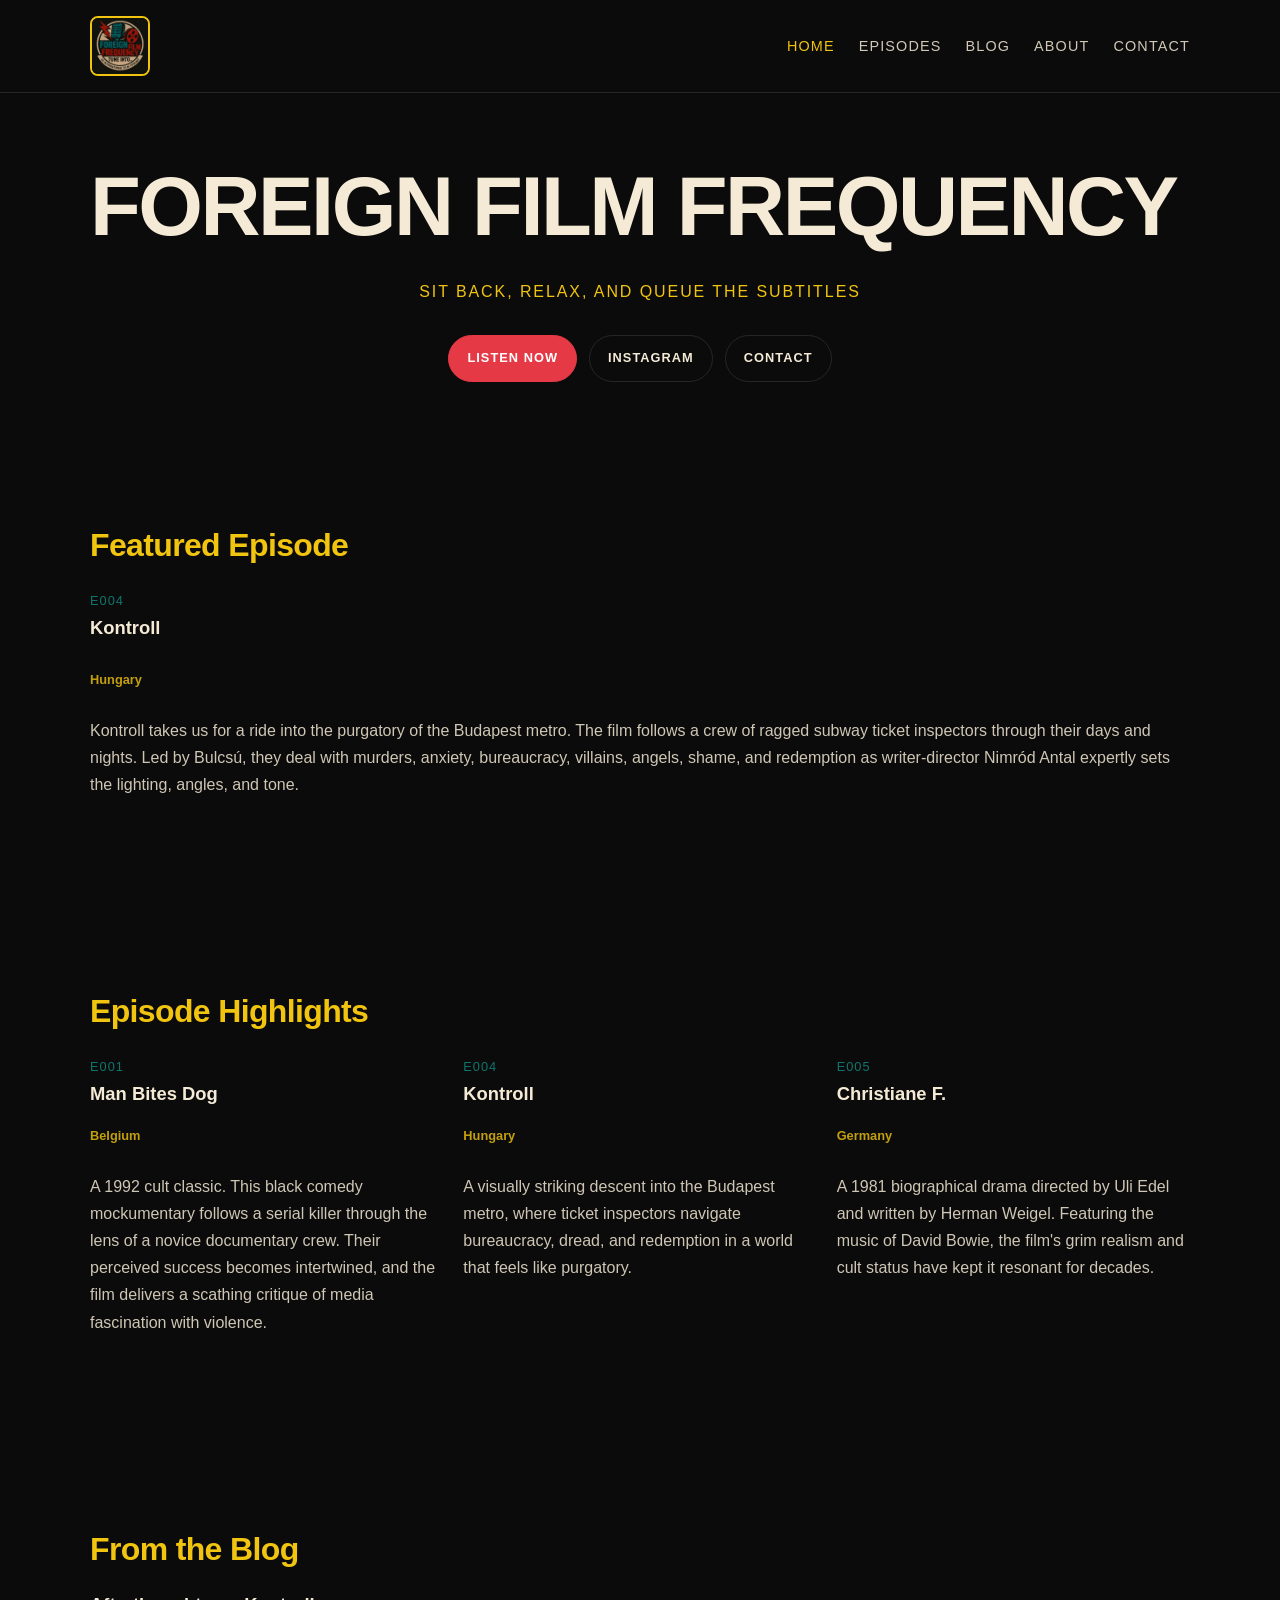
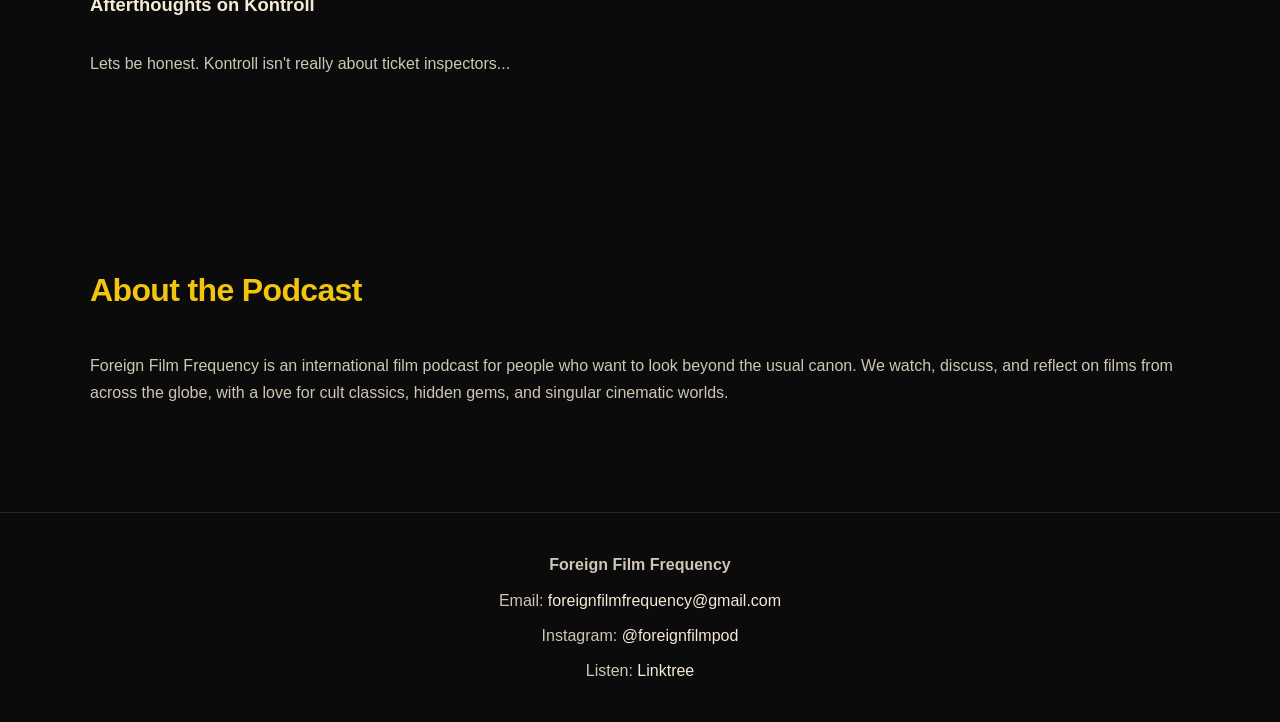
<file: index.html>
<!DOCTYPE html>
<html lang="en">
<head>
  <meta charset="UTF-8" />
  <meta name="viewport" content="width=device-width, initial-scale=1.0" />
  <title>Foreign Film Frequency</title>
  <!-- Cloudflare Web Analytics -->
  <script defer src='https://static.cloudflareinsights.com/beacon.min.js' data-cf-beacon='{"token": "538e7b8bf44647968213b45a4c464b52"}'></script>
  <!-- End Cloudflare Web Analytics -->
  <link rel="stylesheet" href="style.css" />
</head>
<body>
<header>
  <div class="container nav">
    <img src="logo.png" alt="Foreign Film Frequency logo" class="nav-logo" />

    <nav>
      <ul>
        <li><a href="index.html" class="active">Home</a></li>
        <li><a href="episodes.html">Episodes</a></li>
        <li><a href="blog.html">Blog</a></li>
        <li><a href="about.html">About</a></li>
        <li><a href="contact.html">Contact</a></li>
      </ul>
    </nav>
  </div>
</header>

  <section class="hero">
    <div class="container">
      <h1>Foreign Film Frequency</h1>
      <p class="tagline">Sit back, relax, and queue the subtitles</p>
  
      <div class="button-group">
        <a class="button button-primary" href="https://linktr.ee/foreignfilmpod" target="_blank">Listen Now</a>
        <a class="button button-secondary" href="https://www.instagram.com/foreignfilmpod/" target="_blank">Instagram</a>
        <a class="button button-secondary" href="mailto:foreignfilmfrequency@gmail.com">Contact</a>
      </div>
    </div>
  
  </section>

  <section class="section">
    <div class="container">
      <h2>Featured Episode</h2>
      <div class="feature-box">
        <span class="episode-code">E004</span>
        <h3><a href="episodes/kontroll.html">Kontroll</a></h3>
        <p class="country">Hungary</p>
        <p>
          Kontroll takes us for a ride into the purgatory of the Budapest metro.
          The film follows a crew of ragged subway ticket inspectors through their
          days and nights. Led by Bulcsú, they deal with murders, anxiety,
          bureaucracy, villains, angels, shame, and redemption as writer-director
          Nimród Antal expertly sets the lighting, angles, and tone.
        </p>
      </div>
    </div>
  </section>

  <section class="section">
    <div class="container">
      <h2>Episode Highlights</h2>
      <div class="episode-grid">
        <div class="card">
          <span class="episode-code">E001</span>
       <h3><a href="episodes.html">Man Bites Dog</a></h3>
          <p class="country">Belgium</p>
          <p>
            A 1992 cult classic. This black comedy mockumentary follows a serial
            killer through the lens of a novice documentary crew. Their perceived
            success becomes intertwined, and the film delivers a scathing critique
            of media fascination with violence.
          </p>
        </div>

        <div class="card">
          <span class="episode-code">E004</span>
         <h3><a href="episodes/kontroll.html">Kontroll</a></h3>
          <p class="country">Hungary</p>
          <p>
            A visually striking descent into the Budapest metro, where ticket
            inspectors navigate bureaucracy, dread, and redemption in a world that
            feels like purgatory.
          </p>
        </div>

        <div class="card">
          <span class="episode-code">E005</span>
         <h3><a href="episodes.html">Christiane F.</a></h3>
          <p class="country">Germany</p>
          <p>
            A 1981 biographical drama directed by Uli Edel and written by Herman
            Weigel. Featuring the music of David Bowie, the film's grim realism and
            cult status have kept it resonant for decades.
          </p>
        </div>
      </div>
    </div>
  </section>

  <section class="section">
  <div class="container">
    <h2>From the Blog</h2>

    <div class="blog-grid">
      <a href="blog/afterthoughts-on-kontroll.html" class="card-link">
        <div class="blog-card">
          <h3>Afterthoughts on Kontroll</h3>
          <p>Lets be honest. Kontroll isn't really about ticket inspectors...</p>
        </div>
      </a>
    </div>
  </div>
</section>

  <section class="section">
    <div class="container">
      <h2>About the Podcast</h2>
      <div class="feature-box">
        <p>
          Foreign Film Frequency is an international film podcast for people who
          want to look beyond the usual canon. We watch, discuss, and reflect on
          films from across the globe, with a love for cult classics, hidden gems,
          and singular cinematic worlds.
        </p>
      </div>
    </div>
  </section>

  <footer>
    <div class="container">
      <p><strong>Foreign Film Frequency</strong></p>
      <p>Email: <a href="mailto:foreignfilmfrequency@gmail.com">foreignfilmfrequency@gmail.com</a></p>
      <p>Instagram: <a href="https://www.instagram.com/foreignfilmpod/" target="_blank">@foreignfilmpod</a></p>
      <p>Listen: <a href="https://linktr.ee/foreignfilmpod" target="_blank">Linktree</a></p>
    </div>
  </footer>

</body>
</html>
</file>
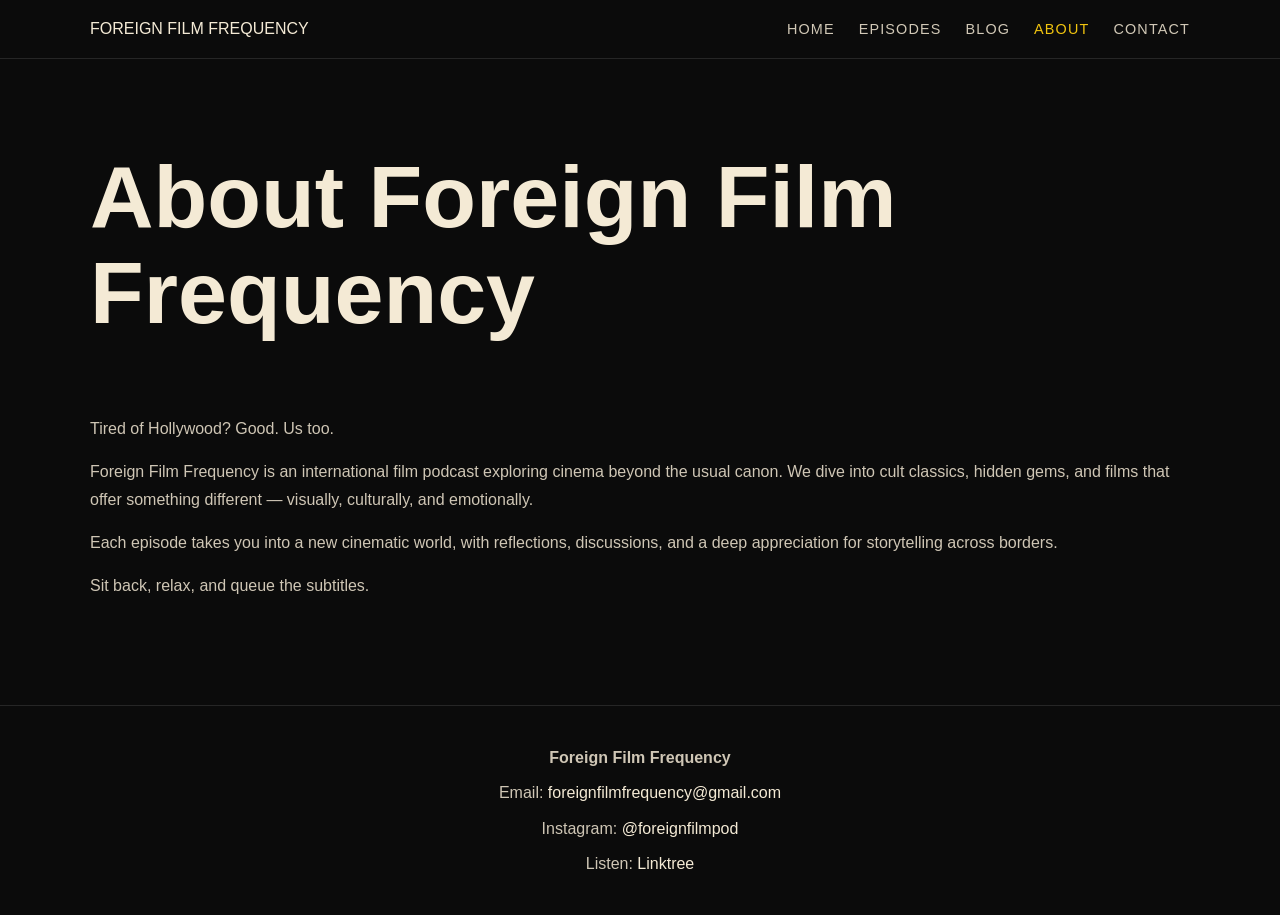
<file: about.html>
<!DOCTYPE html>
<html lang="en">
<head>
  <meta charset="UTF-8" />
  <meta name="viewport" content="width=device-width, initial-scale=1.0" />
  <title>About | Foreign Film Frequency</title>
  <!-- Cloudflare Web Analytics -->
  <script defer src='https://static.cloudflareinsights.com/beacon.min.js' data-cf-beacon='{"token": "538e7b8bf44647968213b45a4c464b52"}'></script>
  <!-- End Cloudflare Web Analytics --> 
  <link rel="stylesheet" href="style.css" />
</head>
<body>

  <header>
    <div class="container nav">
      <div class="brand">FOREIGN FILM FREQUENCY</div>
      <nav>
        <ul>
          <li><a href="index.html">Home</a></li>
          <li><a href="episodes.html">Episodes</a></li>
          <li><a href="blog.html">Blog</a></li>
          <li><a href="about.html" class="active">About</a></li>
          <li><a href="contact.html">Contact</a></li>
        </ul>
      </nav>
    </div>
  </header>

  <section class="section">
    <div class="container">
      <h1>About Foreign Film Frequency</h1>

      <p>
        Tired of Hollywood? Good. Us too.
      </p>

      <p>
        Foreign Film Frequency is an international film podcast exploring cinema beyond the usual canon.
        We dive into cult classics, hidden gems, and films that offer something different — visually,
        culturally, and emotionally.
      </p>

      <p>
        Each episode takes you into a new cinematic world, with reflections, discussions, and a deep
        appreciation for storytelling across borders.
      </p>

      <p>
        Sit back, relax, and queue the subtitles.
      </p>

    </div>
  </section>

  <footer>
    <div class="container">
      <p><strong>Foreign Film Frequency</strong></p>
      <p>Email: <a href="mailto:foreignfilmfrequency@gmail.com">foreignfilmfrequency@gmail.com</a></p>
      <p>Instagram: <a href="https://www.instagram.com/foreignfilmpod/" target="_blank">@foreignfilmpod</a></p>
      <p>Listen: <a href="https://linktr.ee/foreignfilmpod" target="_blank">Linktree</a></p>
    </div>
  </footer>

</body>
</html>
</file>
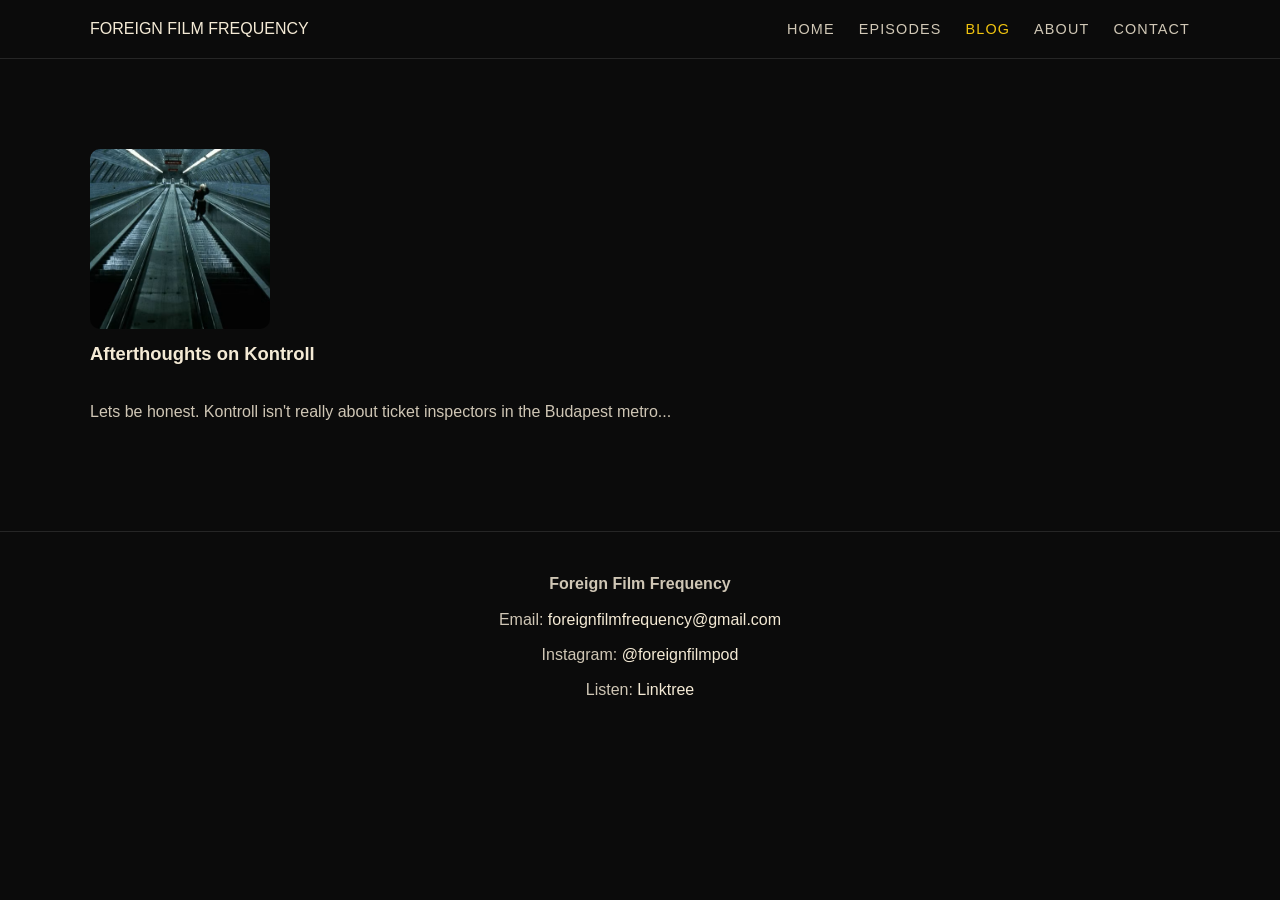
<file: blog.html>
<!DOCTYPE html>
<html lang="en">
<head>
  <meta charset="UTF-8" />
  <meta name="viewport" content="width=device-width, initial-scale=1.0" />
  <title>Blog | Foreign Film Frequency</title>
  <!-- Cloudflare Web Analytics -->
  <script defer src='https://static.cloudflareinsights.com/beacon.min.js' data-cf-beacon='{"token": "538e7b8bf44647968213b45a4c464b52"}'></script>
  <!-- End Cloudflare Web Analytics -->
  <link rel="stylesheet" href="style.css" />
</head>
<body>

  <header>
    <div class="container nav">
      <div class="brand">FOREIGN FILM FREQUENCY</div>
      <nav>
        <ul>
          <li><a href="index.html">Home</a></li>
          <li><a href="episodes.html">Episodes</a></li>
          <li><a href="blog.html" class="active">Blog</a></li>
          <li><a href="about.html">About</a></li>
          <li><a href="contact.html">Contact</a></li>
        </ul>
      </nav>
    </div>
  </header>

 <section class="section">
  <div class="container">
    <div class="blog-grid">
      <a href="blog/afterthoughts-on-kontroll.html" class="card-link">
        <div class="blog-card">
          <img src="assets/blog-kontroll.png" alt="Afterthoughts on Kontroll poster" class="blog-thumb" />
          <h3>Afterthoughts on Kontroll</h3>
          <p>
            Lets be honest. Kontroll isn't really about ticket inspectors in the Budapest metro...
          </p>
        </div>
      </a>

    </div>
  </div>
</section>
  
  <footer>
    <div class="container">
      <p><strong>Foreign Film Frequency</strong></p>
      <p>Email: <a href="mailto:foreignfilmfrequency@gmail.com">foreignfilmfrequency@gmail.com</a></p>
      <p>Instagram: <a href="https://www.instagram.com/foreignfilmpod/" target="_blank">@foreignfilmpod</a></p>
      <p>Listen: <a href="https://linktr.ee/foreignfilmpod" target="_blank">Linktree</a></p>
    </div>
  </footer>

</body>
</html>
</file>
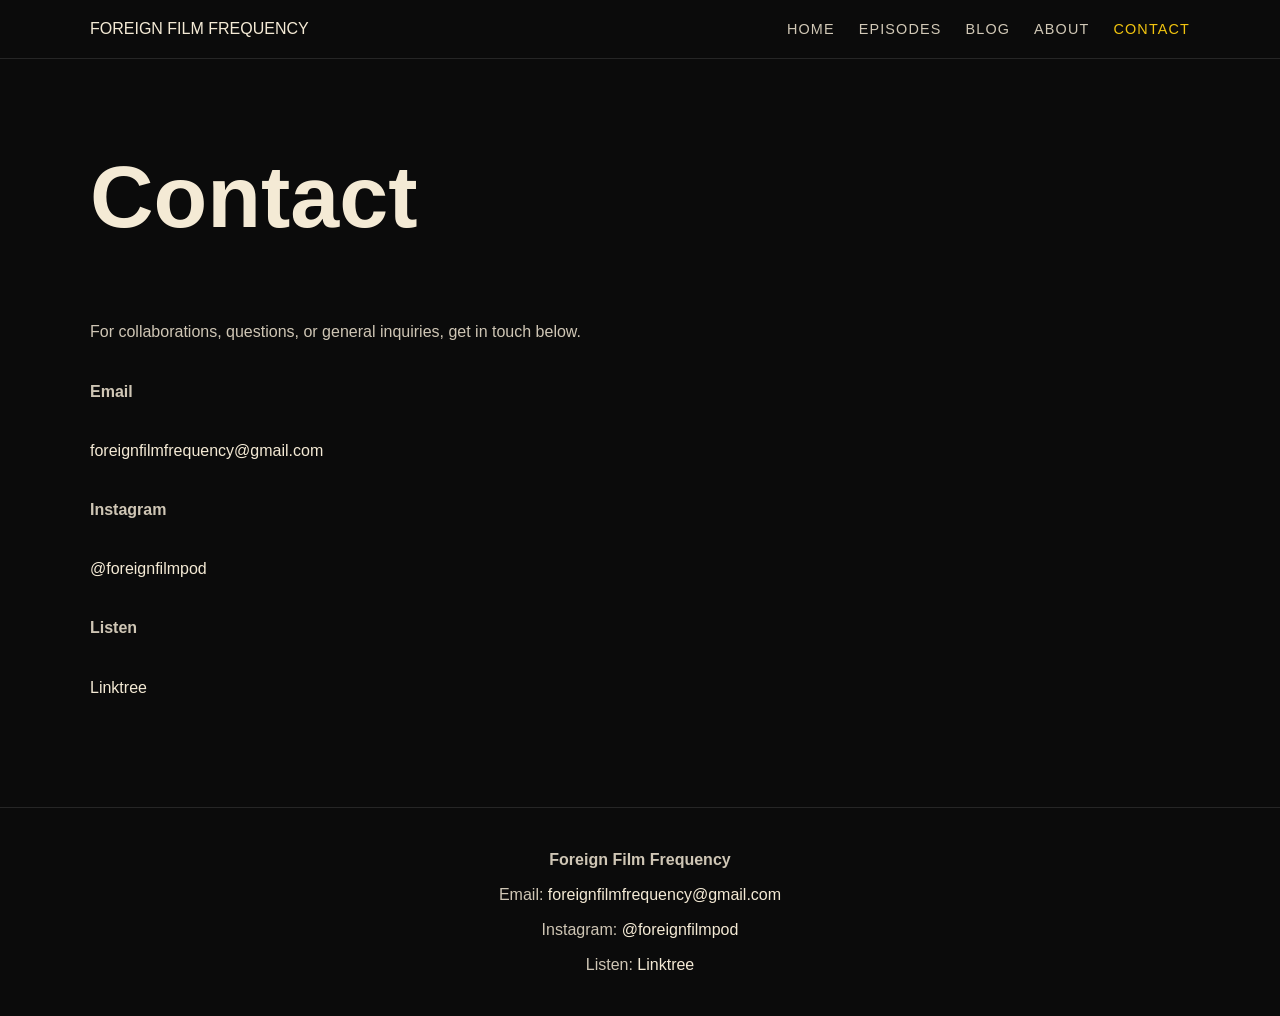
<file: contact.html>
<!DOCTYPE html>
<html lang="en">
<head>
  <meta charset="UTF-8" />
  <meta name="viewport" content="width=device-width, initial-scale=1.0" />
  <title>Contact | Foreign Film Frequency</title>
  <!-- Cloudflare Web Analytics -->
  <script defer src='https://static.cloudflareinsights.com/beacon.min.js' data-cf-beacon='{"token": "538e7b8bf44647968213b45a4c464b52"}'></script>
  <!-- End Cloudflare Web Analytics -->
  <link rel="stylesheet" href="style.css" />
</head>
<body>

  <header>
    <div class="container nav">
      <div class="brand">FOREIGN FILM FREQUENCY</div>
      <nav>
        <ul>
          <li><a href="index.html">Home</a></li>
          <li><a href="episodes.html">Episodes</a></li>
          <li><a href="blog.html">Blog</a></li>
          <li><a href="about.html">About</a></li>
          <li><a href="contact.html" class="active">Contact</a></li>
        </ul>
      </nav>
    </div>
  </header>

  <section class="section">
    <div class="container">
      <h1>Contact</h1>
      <p>
        For collaborations, questions, or general inquiries, get in touch below.
      </p>

      <div class="feature-box">
        <p><strong>Email</strong></p>
        <p>
          <a href="mailto:foreignfilmfrequency@gmail.com">foreignfilmfrequency@gmail.com</a>
        </p>

        <p><strong>Instagram</strong></p>
        <p>
          <a href="https://www.instagram.com/foreignfilmpod/" target="_blank">@foreignfilmpod</a>
        </p>

        <p><strong>Listen</strong></p>
        <p>
          <a href="https://linktr.ee/foreignfilmpod" target="_blank">Linktree</a>
        </p>
      </div>
    </div>
  </section>

  <footer>
    <div class="container">
      <p><strong>Foreign Film Frequency</strong></p>
      <p>Email: <a href="mailto:foreignfilmfrequency@gmail.com">foreignfilmfrequency@gmail.com</a></p>
      <p>Instagram: <a href="https://www.instagram.com/foreignfilmpod/" target="_blank">@foreignfilmpod</a></p>
      <p>Listen: <a href="https://linktr.ee/foreignfilmpod" target="_blank">Linktree</a></p>
    </div>
  </footer>

</body>
</html>
</file>
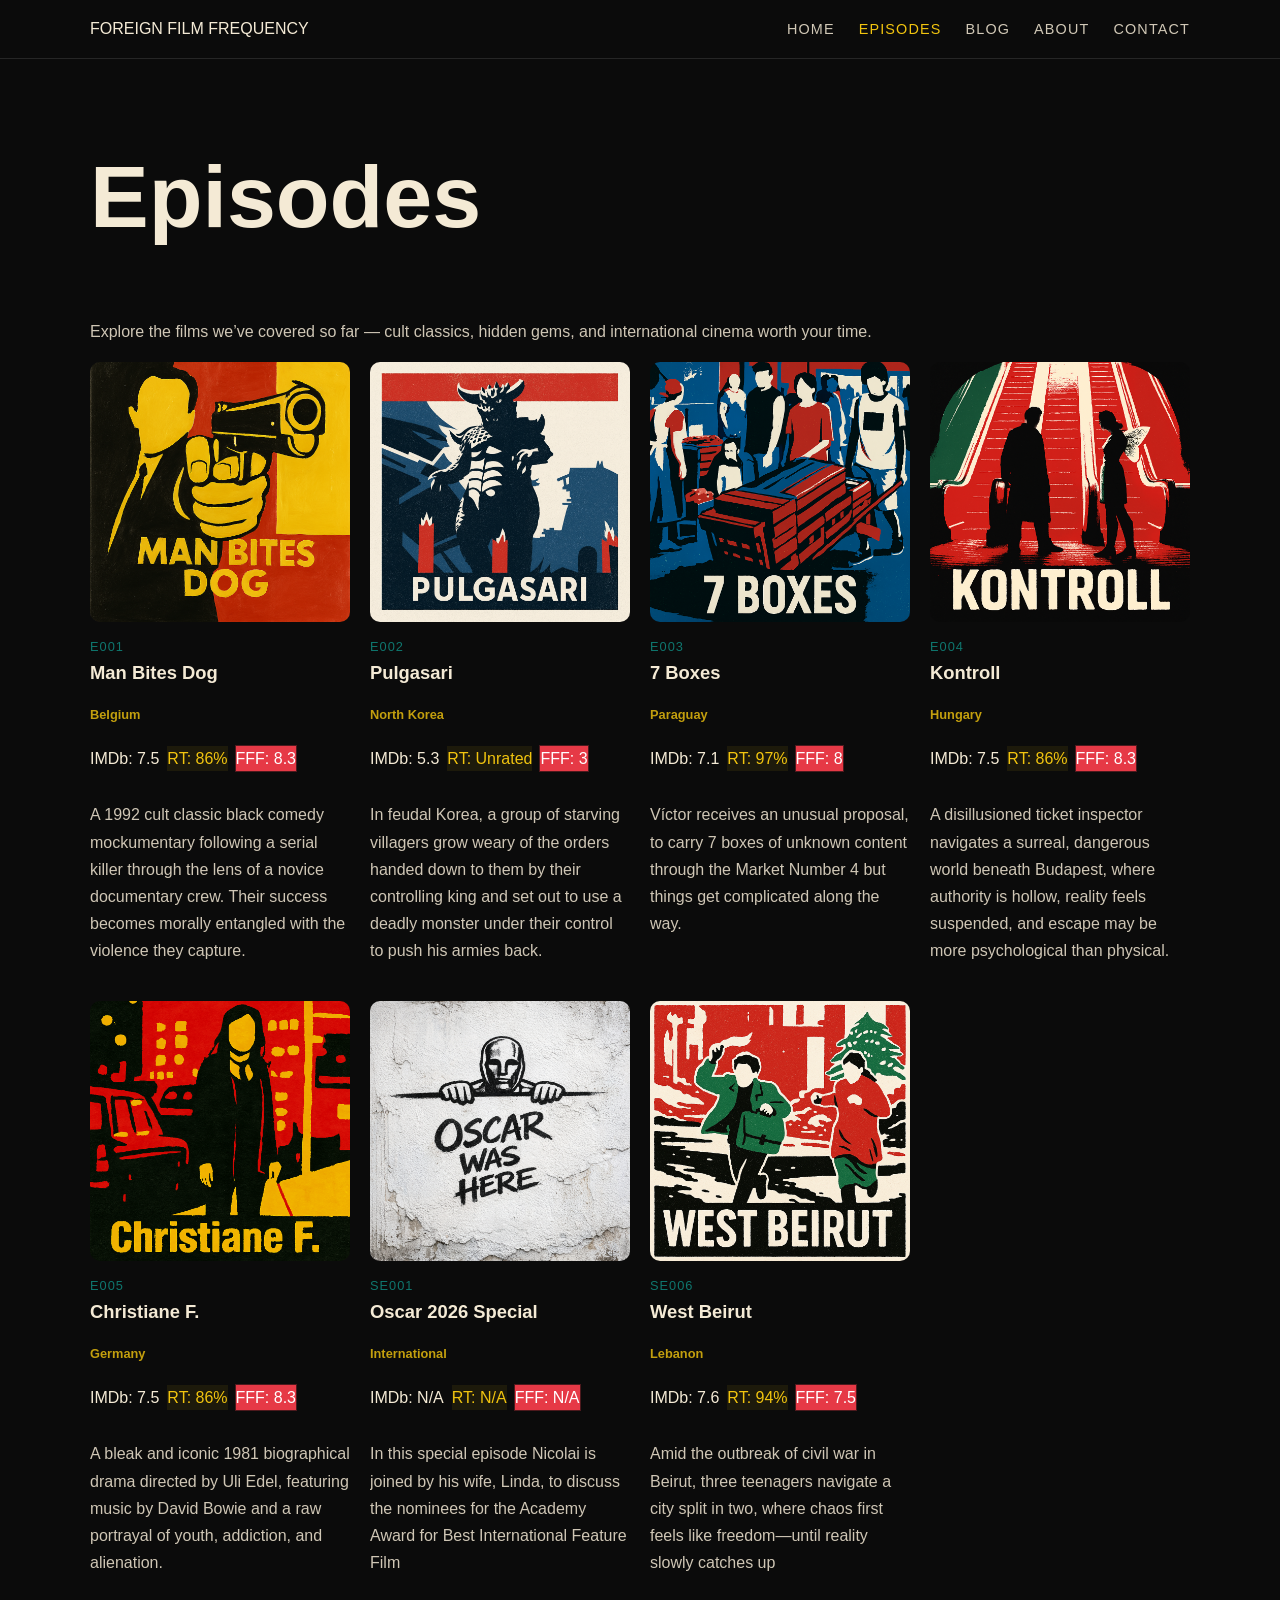
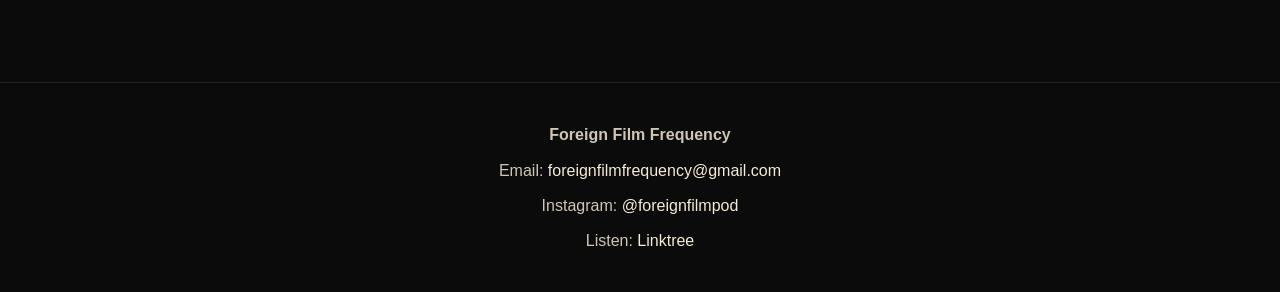
<file: episodes.html>
<!DOCTYPE html>
<html lang="en">
<head>
  <meta charset="UTF-8" />
  <meta name="viewport" content="width=device-width, initial-scale=1.0" />
  <title>Episodes | Foreign Film Frequency</title>
  <!-- Cloudflare Web Analytics -->
  <script defer src='https://static.cloudflareinsights.com/beacon.min.js' data-cf-beacon='{"token": "538e7b8bf44647968213b45a4c464b52"}'></script>
  <!-- End Cloudflare Web Analytics -->
  <link rel="stylesheet" href="style.css" />
</head>
<body>

  <header>
    <div class="container nav">
      <div class="brand">FOREIGN FILM FREQUENCY</div>
      
      <nav>
        <ul>
          <li><a href="index.html">Home</a></li>
          <li><a href="episodes.html" class="active">Episodes</a></li>
          <li><a href="blog.html">Blog</a></li>
          <li><a href="about.html">About</a></li>
          <li><a href="contact.html">Contact</a></li>
        </ul>
      </nav>
    </div>
  </header>

  <section class="section">
    <div class="container">
      <h1>Episodes</h1>
      <p>
        Explore the films we’ve covered so far — cult classics, hidden gems, and international cinema worth your time.
      </p>

      <div class="episode-grid">

  <a href="episodes/man-bites-dog.html" class="card-link">
    <div class="card">
      <img src="assets/man-bites-dog.jpg" alt="Man Bites Dog poster" class="poster" />
      <span class="episode-code">E001</span>
      <h3>Man Bites Dog</h3>
      <p class="country">Belgium</p>
      <div class="ratings">
        <span class="rating rating-imdb">IMDb: 7.5</span>
        <span class="rating rating-rt">RT: 86%</span>
        <span class="rating rating-fff">FFF: 8.3</span>
      </div>
      <p>
        A 1992 cult classic black comedy mockumentary following a serial killer through the lens of a novice documentary crew.
        Their success becomes morally entangled with the violence they capture.
      </p>
    </div>
  </a> 
  <a href="episodes/pulgasari.html" class="card-link">
    <div class="card">
      <img src="assets/pulgasari.png" alt="Pulgasari poster" class="poster" />
      <span class="episode-code">E002</span>
      <h3>Pulgasari</h3>
      <p class="country">North Korea</p>
      <div class="ratings">
        <span class="rating rating-imdb">IMDb: 5.3</span>
        <span class="rating rating-rt">RT: Unrated</span>
        <span class="rating rating-fff">FFF: 3</span>
      </div>
      <p>
       In feudal Korea, a group of starving villagers grow weary of the orders handed down to them by their controlling king and set out to use a deadly monster under their control to push his armies back.
      </p>
    </div>
  </a>
  <a href="episodes/7-boxes.html" class="card-link">
    <div class="card">
      <img src="assets/7boxes.png" alt="7 Boxes poster" class="poster" />
      <span class="episode-code">E003</span>
      <h3>7 Boxes</h3>
      <p class="country">Paraguay</p>
      <div class="ratings">
        <span class="rating rating-imdb">IMDb: 7.1</span>
        <span class="rating rating-rt">RT: 97%</span>
        <span class="rating rating-fff">FFF: 8</span>
      </div>
      <p>
       Víctor receives an unusual proposal, to carry 7 boxes of unknown content through the Market Number 4 but things get complicated along the way.
      </p>
    </div>
  </a>      
  <a href="episodes/kontroll.html" class="card-link">
    <div class="card">
      <img src="assets/kontroll.jpg" alt="Kontroll poster" class="poster" />
      <span class="episode-code">E004</span>
      <h3>Kontroll</h3>
      <p class="country">Hungary</p>
      <div class="ratings">
        <span class="rating rating-imdb">IMDb: 7.5</span>
        <span class="rating rating-rt">RT: 86%</span>
        <span class="rating rating-fff">FFF: 8.3</span>
      </div>
      <p>
       A disillusioned ticket inspector navigates a surreal, dangerous world beneath Budapest, where authority is hollow, reality feels suspended, and escape may be more psychological than physical.
      </p>
    </div>
  </a>
  <a href="episodes/christiane-f.html" class="card-link">
    <div class="card">
      <img src="assets/christiane-f.jpg" alt="Christiane F. poster" class="poster" />
      <span class="episode-code">E005</span>
      <h3>Christiane F.</h3>
      <p class="country">Germany</p>
      <div class="ratings">
        <span class="rating rating-imdb">IMDb: 7.5</span>
        <span class="rating rating-rt">RT: 86%</span>
        <span class="rating rating-fff">FFF: 8.3</span>
      </div>
      <p>
        A bleak and iconic 1981 biographical drama directed by Uli Edel, featuring music by David Bowie and a
        raw portrayal of youth, addiction, and alienation.
      </p>
    </div>
  </a>
 <a href="episodes/oscar-2026.html" class="card-link">
    <div class="card">
      <img src="assets/oscar.png" alt="Oscar poster" class="poster" />
      <span class="episode-code">SE001</span>
      <h3>Oscar 2026 Special</h3>
      <p class="country">International</p>
      <div class="ratings">
        <span class="rating rating-imdb">IMDb: N/A</span>
        <span class="rating rating-rt">RT: N/A</span>
        <span class="rating rating-fff">FFF: N/A</span>
      </div>
      <p>
      In this special episode Nicolai is joined by his wife, Linda, to discuss the nominees for the Academy Award for Best International Feature Film
      </p>
    </div>
  </a>

  </a>
 <a href="episodes/west-beirut.html" class="card-link">
    <div class="card">
      <img src="assets/west-beirut.png" alt="West Beirut poster" class="poster" />
      <span class="episode-code">SE006</span>
      <h3>West Beirut</h3>
      <p class="country">Lebanon</p>
      <div class="ratings">
        <span class="rating rating-imdb">IMDb: 7.6</span>
        <span class="rating rating-rt">RT: 94%</span>
        <span class="rating rating-fff">FFF: 7.5</span>
      </div>
      <p>
      Amid the outbreak of civil war in Beirut, three teenagers navigate a city split in two, where chaos first feels like freedom—until reality slowly catches up
      </p>
    </div>
  </a>
     
  </section>

  <footer>
    <div class="container">
      <p><strong>Foreign Film Frequency</strong></p>
      <p>Email: <a href="mailto:foreignfilmfrequency@gmail.com">foreignfilmfrequency@gmail.com</a></p>
      <p>Instagram: <a href="https://www.instagram.com/foreignfilmpod/" target="_blank">@foreignfilmpod</a></p>
      <p>Listen: <a href="https://linktr.ee/foreignfilmpod" target="_blank">Linktree</a></p>
    </div>
  </footer>

</body>
</html>
</file>
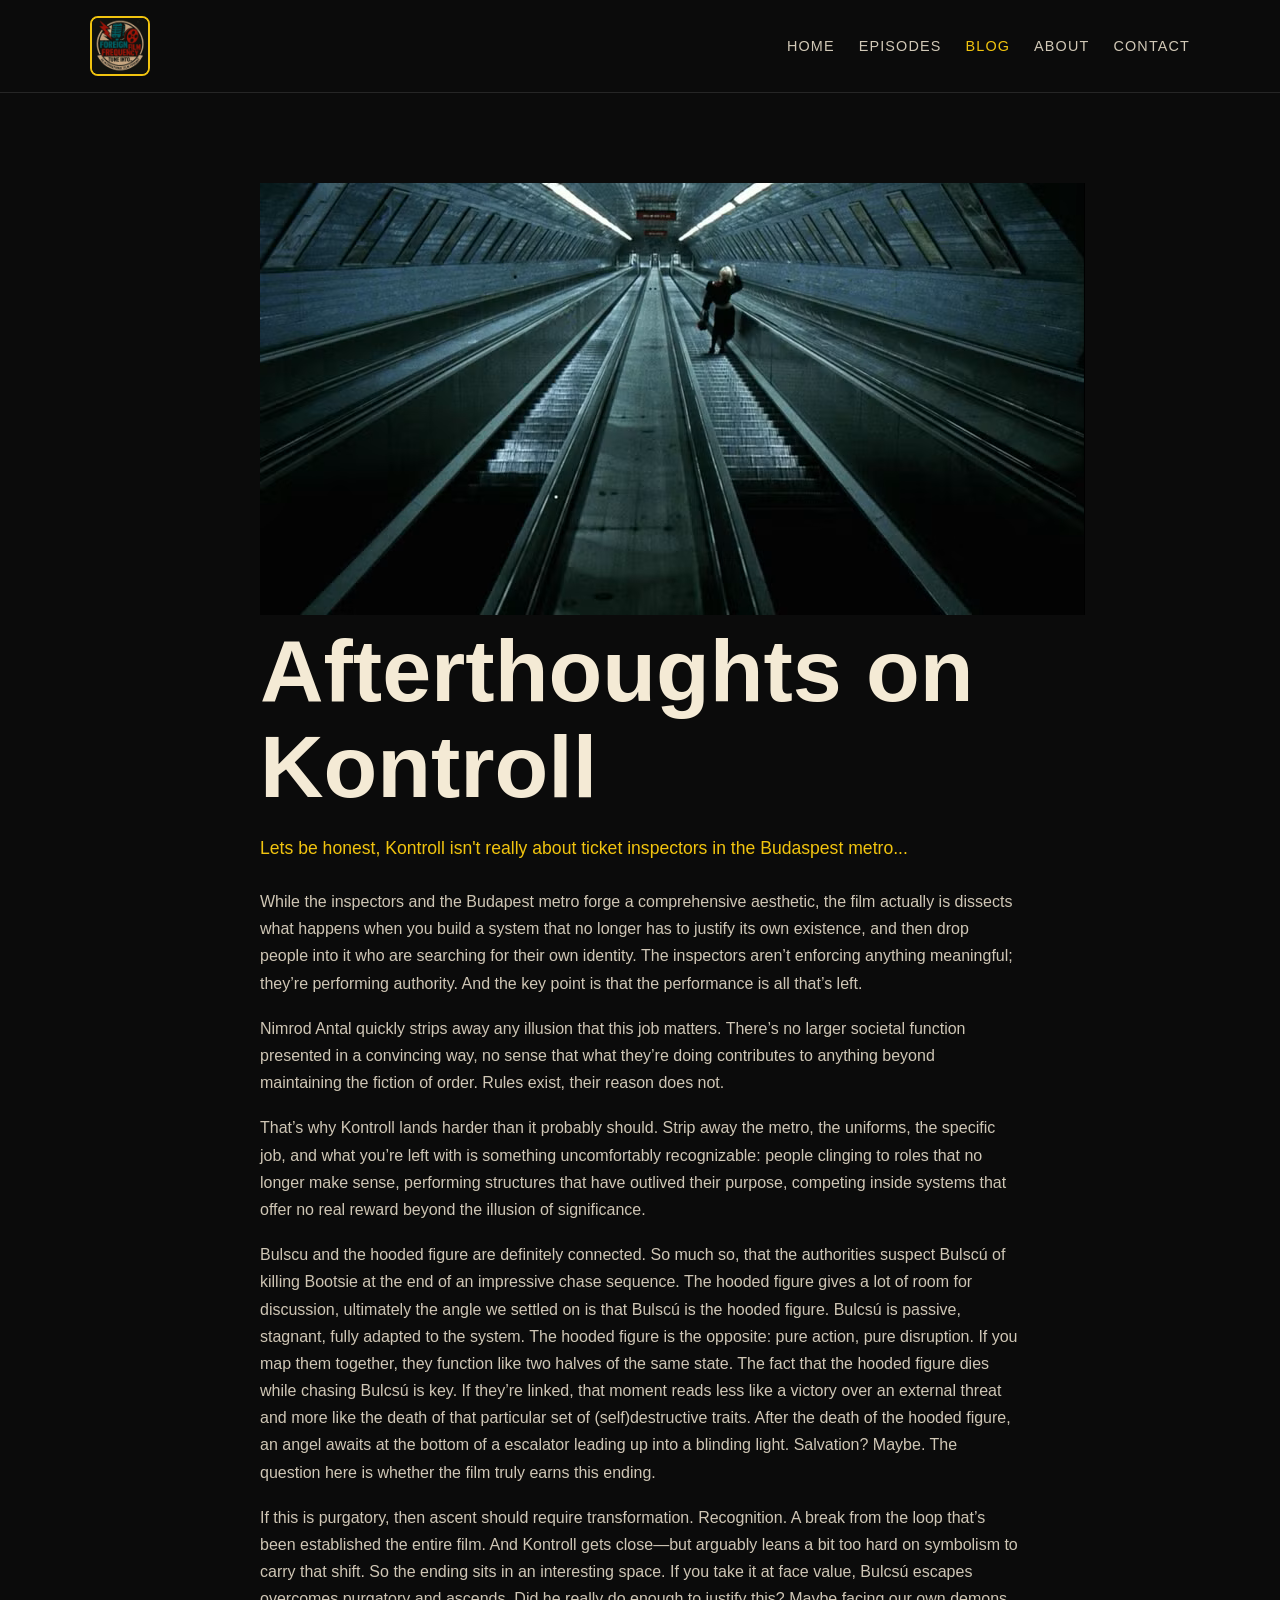
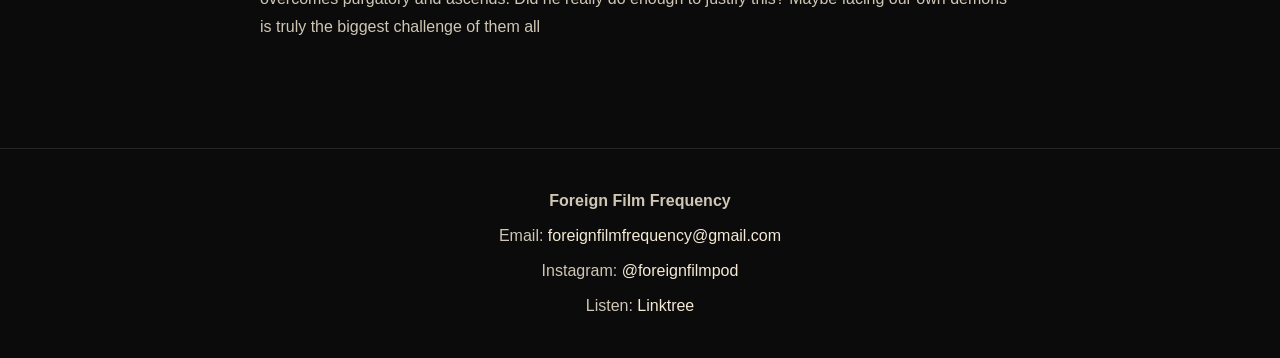
<file: blog/afterthoughts-on-kontroll.html>
<!DOCTYPE html>
<html lang="en">
<head>
  <meta charset="UTF-8" />
  <meta name="viewport" content="width=device-width, initial-scale=1.0" />
  <title>Afterthoughts on Kontroll</title>
  <!-- Cloudflare Web Analytics -->
  <script defer src='https://static.cloudflareinsights.com/beacon.min.js' data-cf-beacon='{"token": "538e7b8bf44647968213b45a4c464b52"}'></script>
  <!-- End Cloudflare Web Analytics -->
  <link rel="stylesheet" href="../style.css" />
</head>
<body>

  <header>
    <div class="container nav">
      <img src="../logo.png" alt="Foreign Film Frequency logo" class="nav-logo" />

      <nav>
        <ul>
          <li><a href="../index.html">Home</a></li>
          <li><a href="../episodes.html">Episodes</a></li>
          <li><a href="../blog.html" class="active">Blog</a></li>
          <li><a href="../about.html">About</a></li>
          <li><a href="../contact.html">Contact</a></li>
        </ul>
      </nav>
    </div>
  </header>

  <section class="section">
    <div class="container article-page">
      <img src="../assets/blog-kontroll.png" alt="Kontroll poster" class="poster-detail" />

      <h1>Afterthoughts on Kontroll</h1>

      <p class="article-intro">
       Lets be honest, Kontroll isn't really about ticket inspectors in the Budaspest metro... 
      </p>

      <div class="article-body">
        <p>
          While the inspectors and the Budapest metro forge a comprehensive aesthetic, the film actually is dissects what happens when you build a system that no longer has to justify its own existence, 
          and then drop people into it who are searching for their own identity. The inspectors aren’t enforcing anything meaningful; they’re performing authority. 
          And the key point is that the performance is all that’s left.

        </p>

        <p>
          Nimrod Antal quickly strips away any illusion that this job matters. 
          There’s no larger societal function presented in a convincing way, no sense that what they’re doing contributes to anything beyond maintaining the fiction of order. Rules exist, their reason does not. 
        </p>

        <p>
          That’s why Kontroll lands harder than it probably should. Strip away the metro, the uniforms, the specific job, and what you’re left with is something uncomfortably recognizable: 
          people clinging to roles that no longer make sense, performing structures that have outlived their purpose, competing inside systems that offer no real reward beyond the illusion of significance. 
        </p>

        <p>
          Bulscu and the hooded figure are definitely connected. So much so, that the authorities suspect Bulscú of killing Bootsie at the end of an impressive chase sequence. The hooded figure gives a lot of room for discussion, ultimately the angle we settled on is that Bulscú is the hooded figure. 
          Bulcsú is passive, stagnant, fully adapted to the system. The hooded figure is the opposite: pure action, pure disruption. If you map them together, they function like two halves of the same state.

          The fact that the hooded figure dies while chasing Bulcsú is key. If they’re linked, that moment reads less like a victory over an external threat and more like the death of that particular set of (self)destructive traits. 
          After the death of the hooded figure, an angel awaits at the bottom of a escalator leading up into a blinding light. Salvation? Maybe. The question here is whether the film truly earns this ending. 
        </p>

        <p>
          If this is purgatory, then ascent should require transformation. Recognition. A break from the loop that’s been established the entire film. 
          And Kontroll gets close—but arguably leans a bit too hard on symbolism to carry that shift.

          So the ending sits in an interesting space. If you take it at face value, Bulcsú escapes overcomes purgatory and ascends. Did he really do enough to justify this?
          Maybe facing our own demons is truly the biggest challenge of them all
        </p>
      </div>
    </div>
  </section>

  <footer>
    <div class="container">
      <p><strong>Foreign Film Frequency</strong></p>
      <p>Email: <a href="mailto:foreignfilmfrequency@gmail.com">foreignfilmfrequency@gmail.com</a></p>
      <p>Instagram: <a href="https://www.instagram.com/foreignfilmpod/" target="_blank">@foreignfilmpod</a></p>
      <p>Listen: <a href="https://linktr.ee/foreignfilmpod" target="_blank">Linktree</a></p>
    </div>
  </footer>

</body>
</html>
</file>
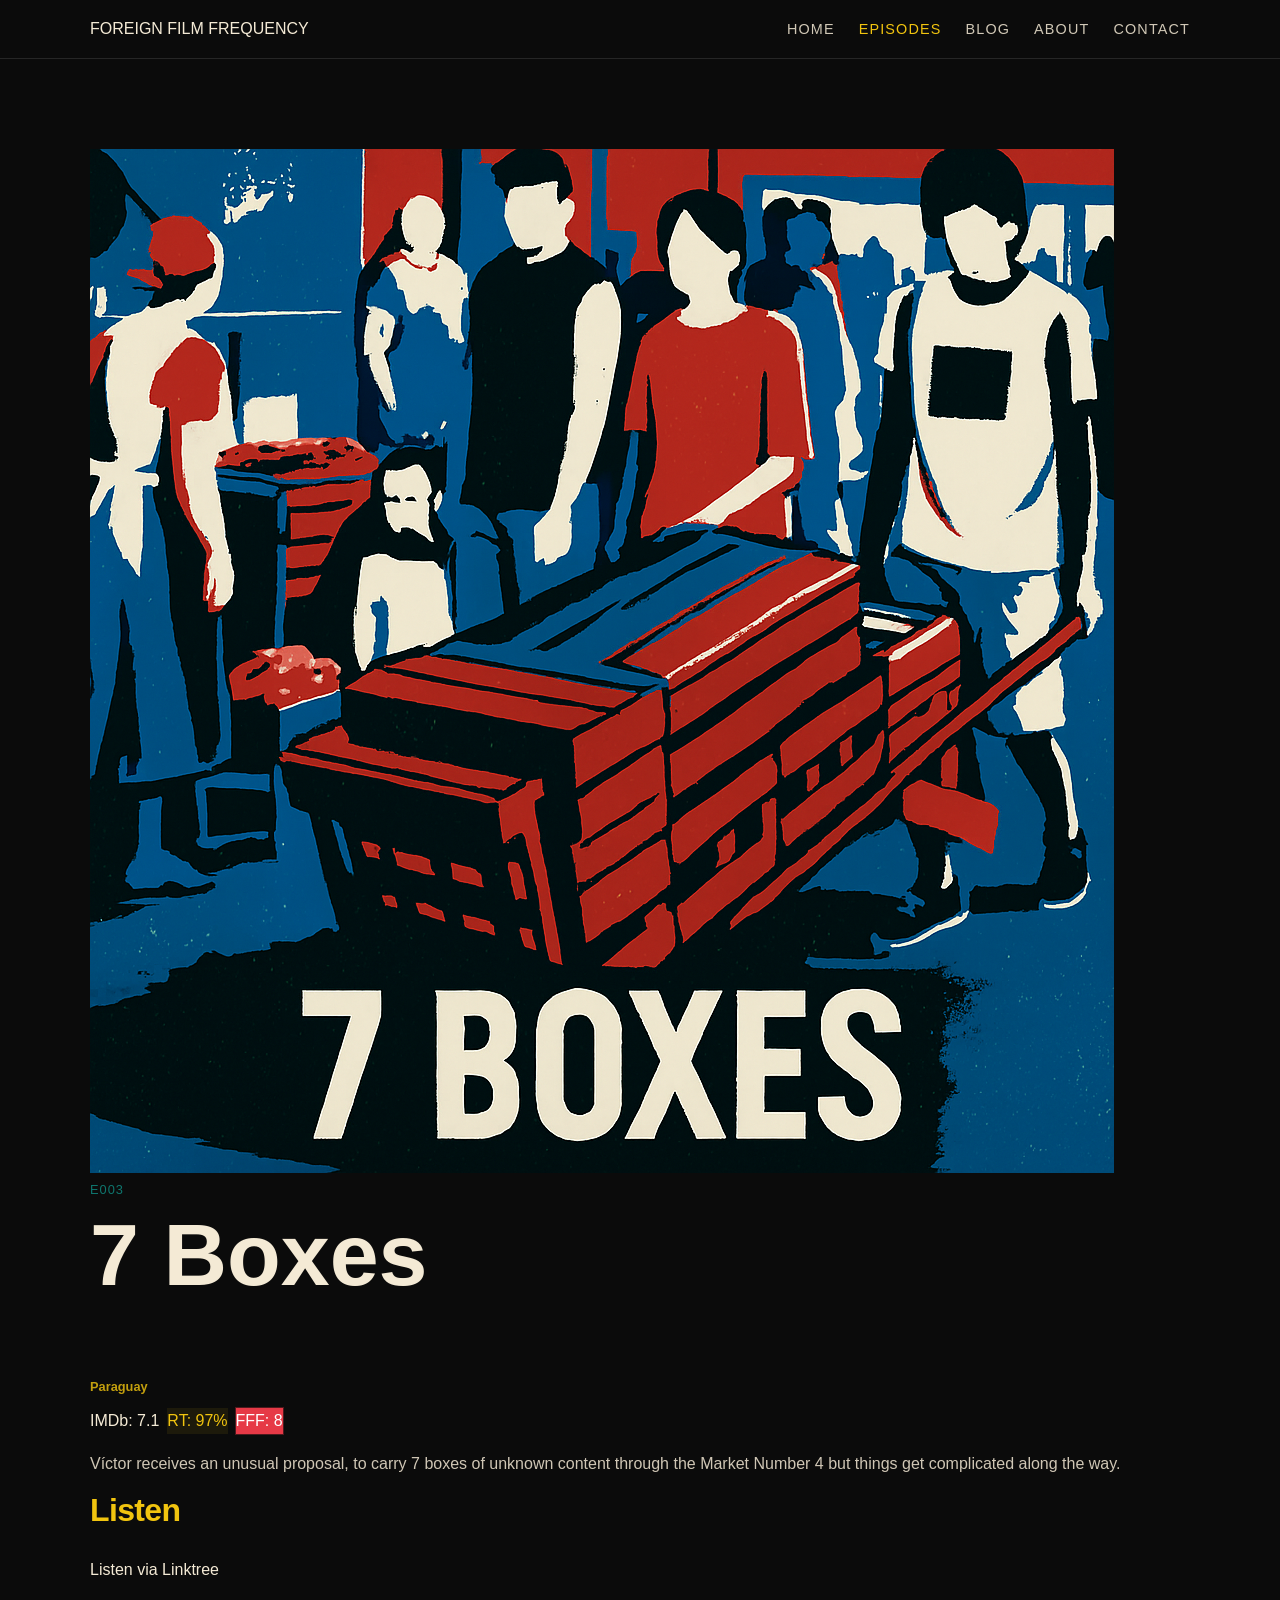
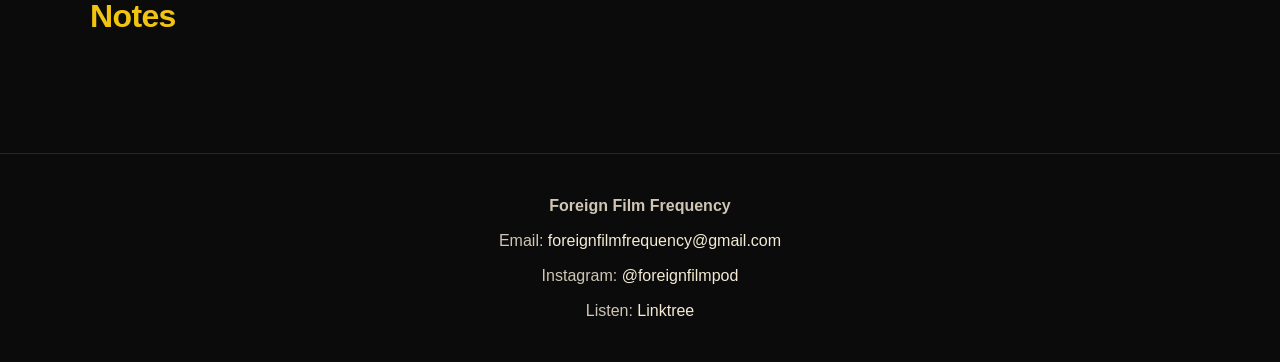
<file: episodes/7-boxes.html>
<!DOCTYPE html>
<html lang="en">
<head>
  <meta charset="UTF-8" />
  <meta name="viewport" content="width=device-width, initial-scale=1.0" />
  <title>Kontroll | Foreign Film Frequency</title>
  <!-- Cloudflare Web Analytics -->
  <script defer src='https://static.cloudflareinsights.com/beacon.min.js' data-cf-beacon='{"token": "538e7b8bf44647968213b45a4c464b52"}'></script>
  <!-- End Cloudflare Web Analytics -->
  <link rel="stylesheet" href="../style.css" />
</head>
<body>

  <header>
    <div class="container nav">
      <div class="brand">FOREIGN FILM FREQUENCY</div>
      <nav>
        <ul>
          <li><a href="../index.html">Home</a></li>
          <li><a href="../episodes.html" class="active">Episodes</a></li>
          <li><a href="../blog.html">Blog</a></li>
          <li><a href="../about.html">About</a></li>
          <li><a href="../contact.html">Contact</a></li>
        </ul>
      </nav>
    </div>
  </header>

  <section class="section">
    <div class="container">
<img src="../assets/7boxes.png" alt="7 Boxes poster" class="poster-detail" />
<span class="episode-code">E003</span>
<h1>7 Boxes</h1>
<p class="country">Paraguay</p>
<div class="ratings">
  <span class="rating rating-imdb">IMDb: 7.1</span>
  <span class="rating rating-rt">RT: 97%</span>
  <span class="rating rating-fff">FFF: 8</span>
</div>
      <p>
        Víctor receives an unusual proposal, to carry 7 boxes of unknown content through the Market Number 4 but things get complicated along the way.
      </p>

      <h2>Listen</h2>
      <p>
        <a href="https://linktr.ee/foreignfilmpod" target="_blank">Listen via Linktree</a>
      </p>

      <h2>Notes</h2>
      <p>
      </p>

    </div>
  </section>

  <footer>
    <div class="container">
      <p><strong>Foreign Film Frequency</strong></p>
      <p>Email: <a href="mailto:foreignfilmfrequency@gmail.com">foreignfilmfrequency@gmail.com</a></p>
      <p>Instagram: <a href="https://www.instagram.com/foreignfilmpod/" target="_blank">@foreignfilmpod</a></p>
      <p>Listen: <a href="https://linktr.ee/foreignfilmpod" target="_blank">Linktree</a></p>
    </div>
  </footer>

</body>
</html>
</file>
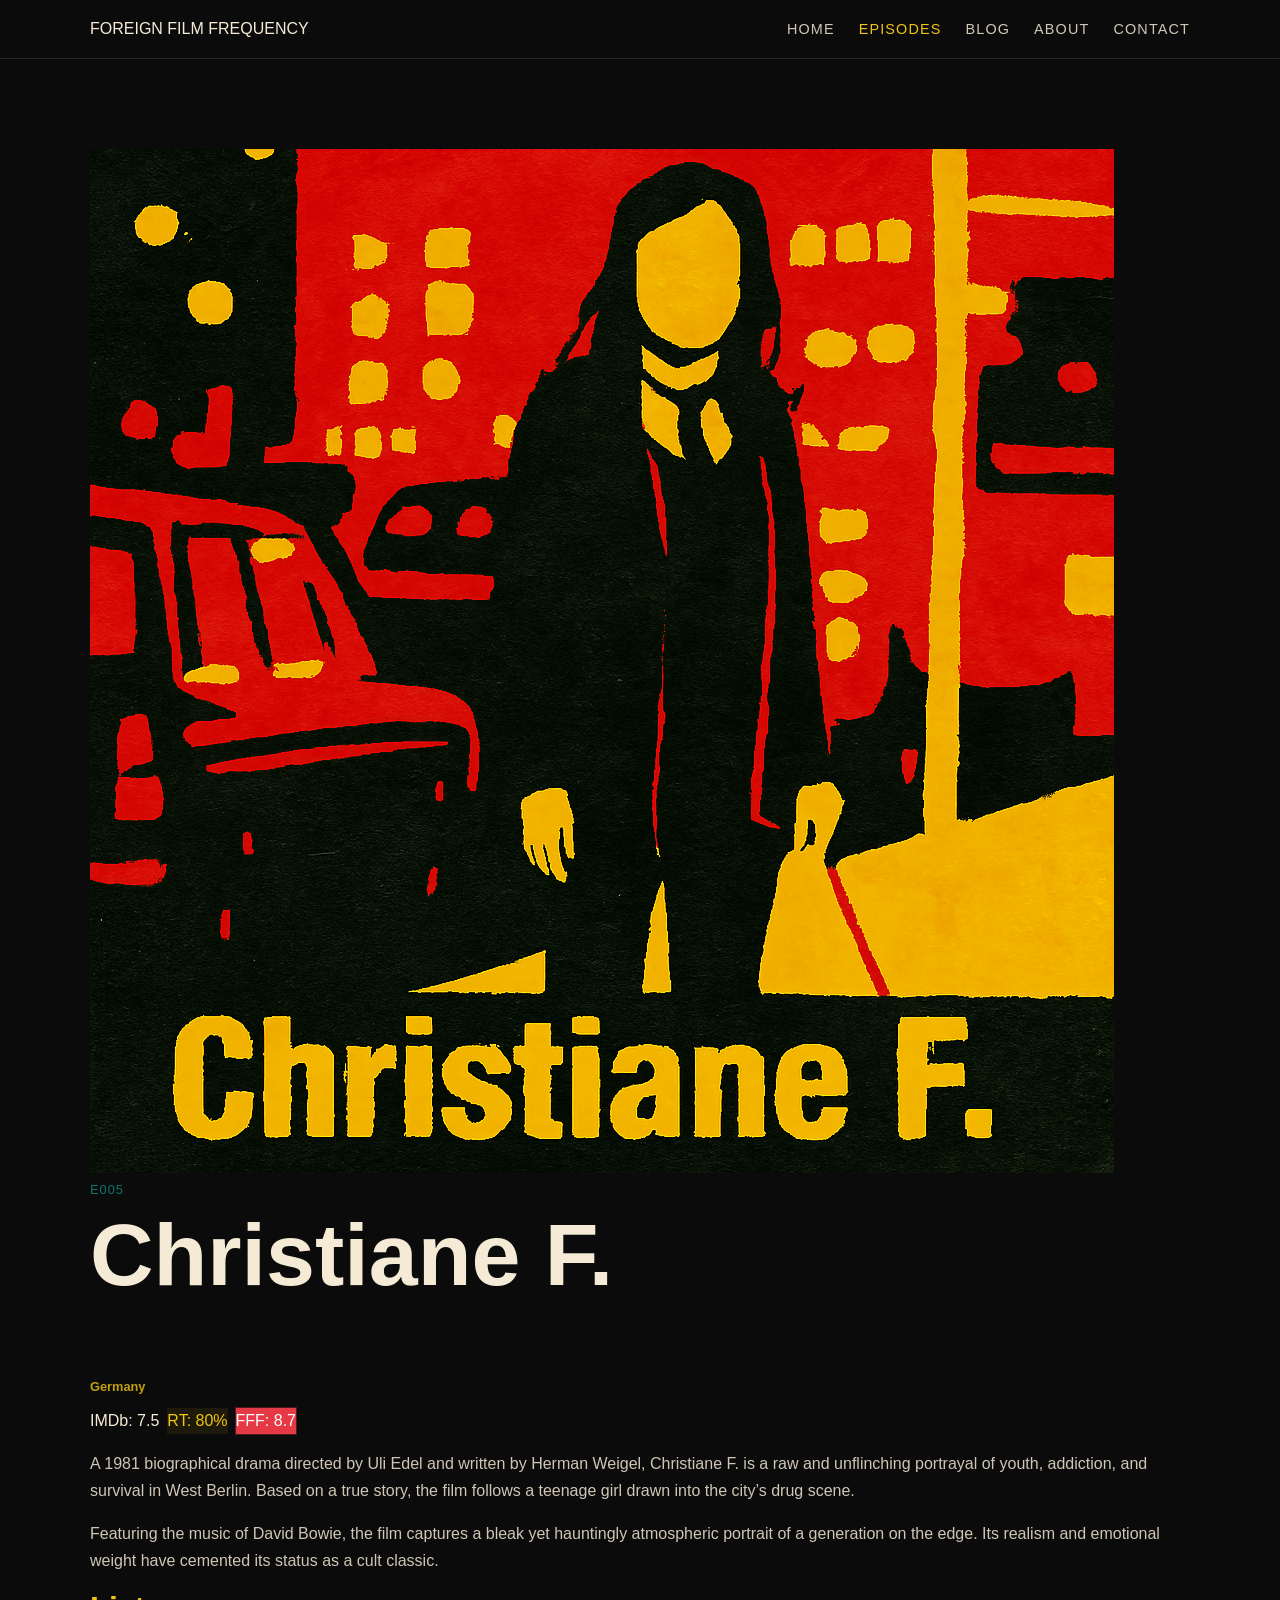
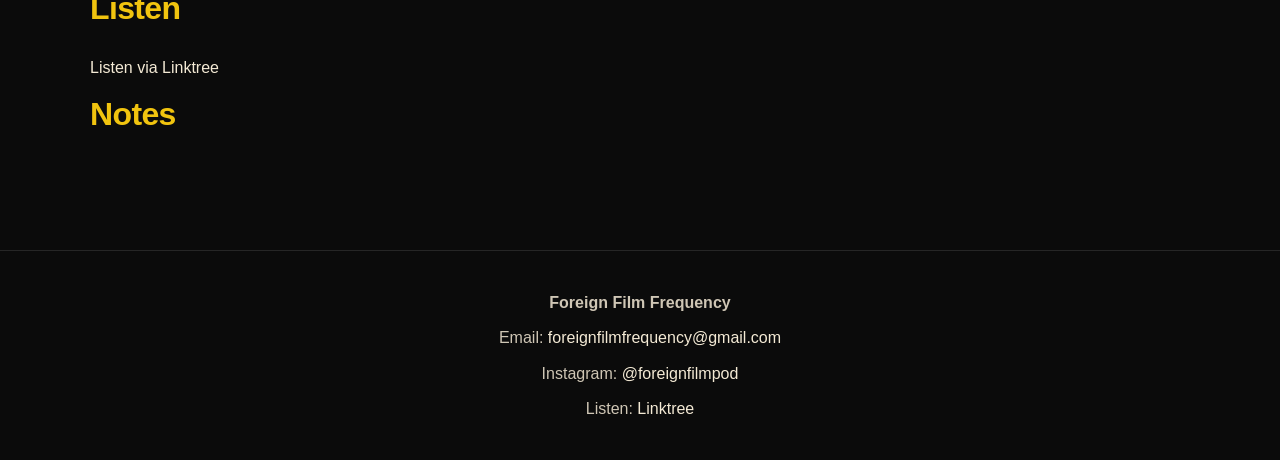
<file: episodes/christiane-f.html>
<!DOCTYPE html>
<html lang="en">
<head>
  <meta charset="UTF-8" />
  <meta name="viewport" content="width=device-width, initial-scale=1.0" />
  <title>Christiane F. | Foreign Film Frequency</title>
  <!-- Cloudflare Web Analytics -->
  <script defer src='https://static.cloudflareinsights.com/beacon.min.js' data-cf-beacon='{"token": "538e7b8bf44647968213b45a4c464b52"}'></script>
  <!-- End Cloudflare Web Analytics -->
  <link rel="stylesheet" href="../style.css" />
</head>
<body>

  <header>
    <div class="container nav">
      <div class="brand">FOREIGN FILM FREQUENCY</div>
      <nav>
        <ul>
          <li><a href="../index.html">Home</a></li>
          <li><a href="../episodes.html" class="active">Episodes</a></li>
          <li><a href="../blog.html">Blog</a></li>
          <li><a href="../about.html">About</a></li>
          <li><a href="../contact.html">Contact</a></li>
        </ul>
      </nav>
    </div>
  </header>

  <section class="section">
    <div class="container">

 <img src="../assets/christiane-f.jpg" alt="Christiane F. poster" class="poster-detail" />

      <span class="episode-code">E005</span>
      <h1>Christiane F.</h1>
      <p class="country">Germany</p>
<div class="ratings">
  <span class="rating rating-imdb">IMDb: 7.5</span>
  <span class="rating rating-rt">RT: 80%</span>
  <span class="rating rating-fff">FFF: 8.7</span>
</div>

      <p>
        A 1981 biographical drama directed by Uli Edel and written by Herman Weigel,
        Christiane F. is a raw and unflinching portrayal of youth, addiction, and
        survival in West Berlin. Based on a true story, the film follows a teenage
        girl drawn into the city’s drug scene.
      </p>

      <p>
        Featuring the music of David Bowie, the film captures a bleak yet hauntingly
        atmospheric portrait of a generation on the edge. Its realism and emotional
        weight have cemented its status as a cult classic.
      </p>

      <h2>Listen</h2>
      <p>
        <a href="https://linktr.ee/foreignfilmpod" target="_blank">Listen via Linktree</a>
      </p>

      <h2>Notes</h2>
      <p>
      </p>

    </div>
  </section>

  <footer>
    <div class="container">
      <p><strong>Foreign Film Frequency</strong></p>
      <p>Email: <a href="mailto:foreignfilmfrequency@gmail.com">foreignfilmfrequency@gmail.com</a></p>
      <p>Instagram: <a href="https://www.instagram.com/foreignfilmpod/" target="_blank">@foreignfilmpod</a></p>
      <p>Listen: <a href="https://linktr.ee/foreignfilmpod" target="_blank">Linktree</a></p>
    </div>
  </footer>

</body>
</html>
</file>
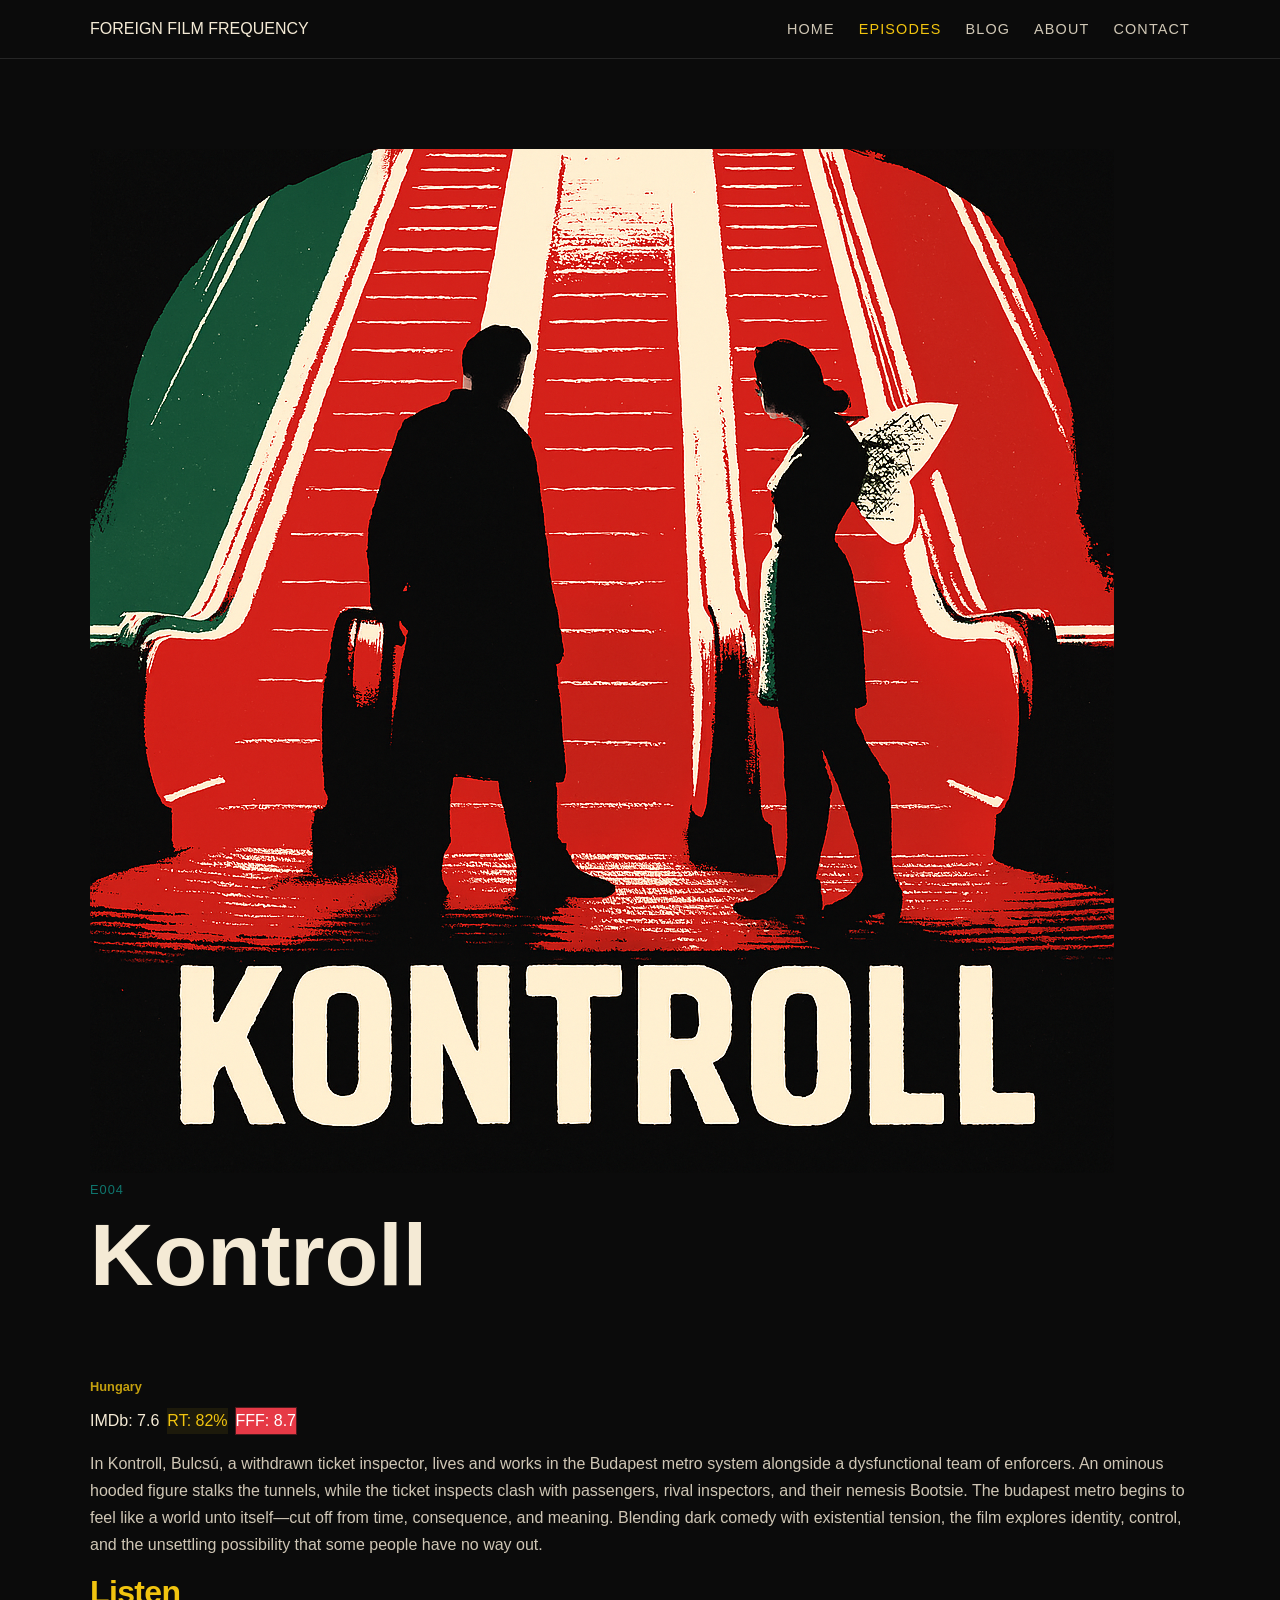
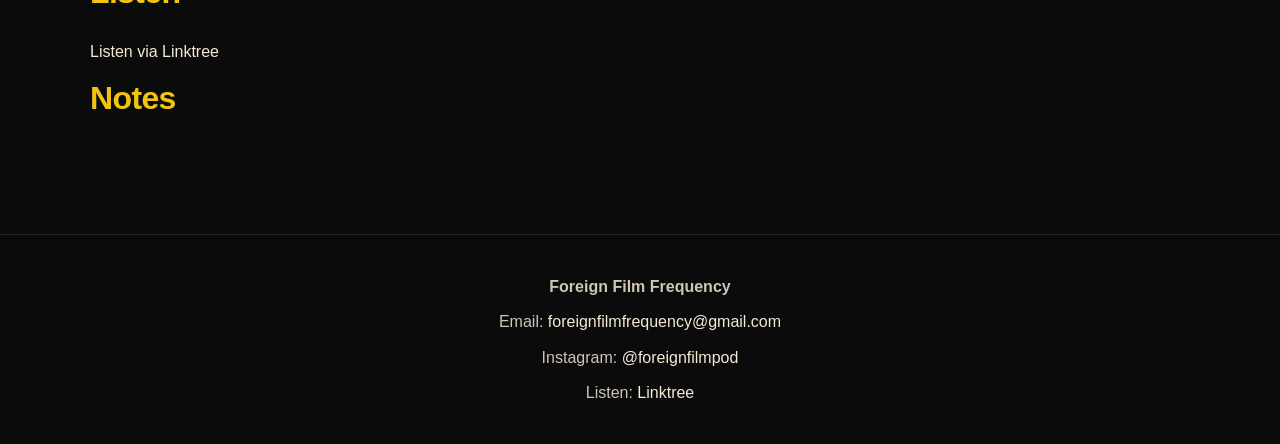
<file: episodes/kontroll.html>
<!DOCTYPE html>
<html lang="en">
<head>
  <meta charset="UTF-8" />
  <meta name="viewport" content="width=device-width, initial-scale=1.0" />
  <title>Kontroll | Foreign Film Frequency</title>
  <!-- Cloudflare Web Analytics -->
  <script defer src='https://static.cloudflareinsights.com/beacon.min.js' data-cf-beacon='{"token": "538e7b8bf44647968213b45a4c464b52"}'></script>
  <!-- End Cloudflare Web Analytics -->
  <link rel="stylesheet" href="../style.css" />
</head>
<body>

  <header>
    <div class="container nav">
      <div class="brand">FOREIGN FILM FREQUENCY</div>
      <nav>
        <ul>
          <li><a href="../index.html">Home</a></li>
          <li><a href="../episodes.html" class="active">Episodes</a></li>
          <li><a href="../blog.html">Blog</a></li>
          <li><a href="../about.html">About</a></li>
          <li><a href="../contact.html">Contact</a></li>
        </ul>
      </nav>
    </div>
  </header>

  <section class="section">
    <div class="container">
<img src="../assets/kontroll.jpg" alt="Kontroll poster" class="poster-detail" />
<span class="episode-code">E004</span>
<h1>Kontroll</h1>
<p class="country">Hungary</p>
<div class="ratings">
  <span class="rating rating-imdb">IMDb: 7.6</span>
  <span class="rating rating-rt">RT: 82%</span>
  <span class="rating rating-fff">FFF: 8.7</span>
</div>
      <p>  
      In Kontroll, Bulcsú, a withdrawn ticket inspector, lives and works in the Budapest metro system alongside a dysfunctional team of enforcers. 
      An ominous hooded figure stalks the tunnels, while the ticket inspects clash with passengers, rival inspectors, and their nemesis Bootsie.   
      The budapest metro begins to feel like a world unto itself—cut off from time, consequence, and meaning. 
      Blending dark comedy with existential tension, the film explores identity, control, and the unsettling possibility that some people have no way out.
      </p>

      <h2>Listen</h2>
      <p>
      <a href="https://linktr.ee/foreignfilmpod" target="_blank">Listen via Linktree</a>
      </p>

      <h2>Notes</h2>
      <p> 
      </p>

    </div>
  </section>

  <footer>
    <div class="container">
      <p><strong>Foreign Film Frequency</strong></p>
      <p>Email: <a href="mailto:foreignfilmfrequency@gmail.com">foreignfilmfrequency@gmail.com</a></p>
      <p>Instagram: <a href="https://www.instagram.com/foreignfilmpod/" target="_blank">@foreignfilmpod</a></p>
      <p>Listen: <a href="https://linktr.ee/foreignfilmpod" target="_blank">Linktree</a></p>
    </div>
  </footer>

</body>
</html>
</file>
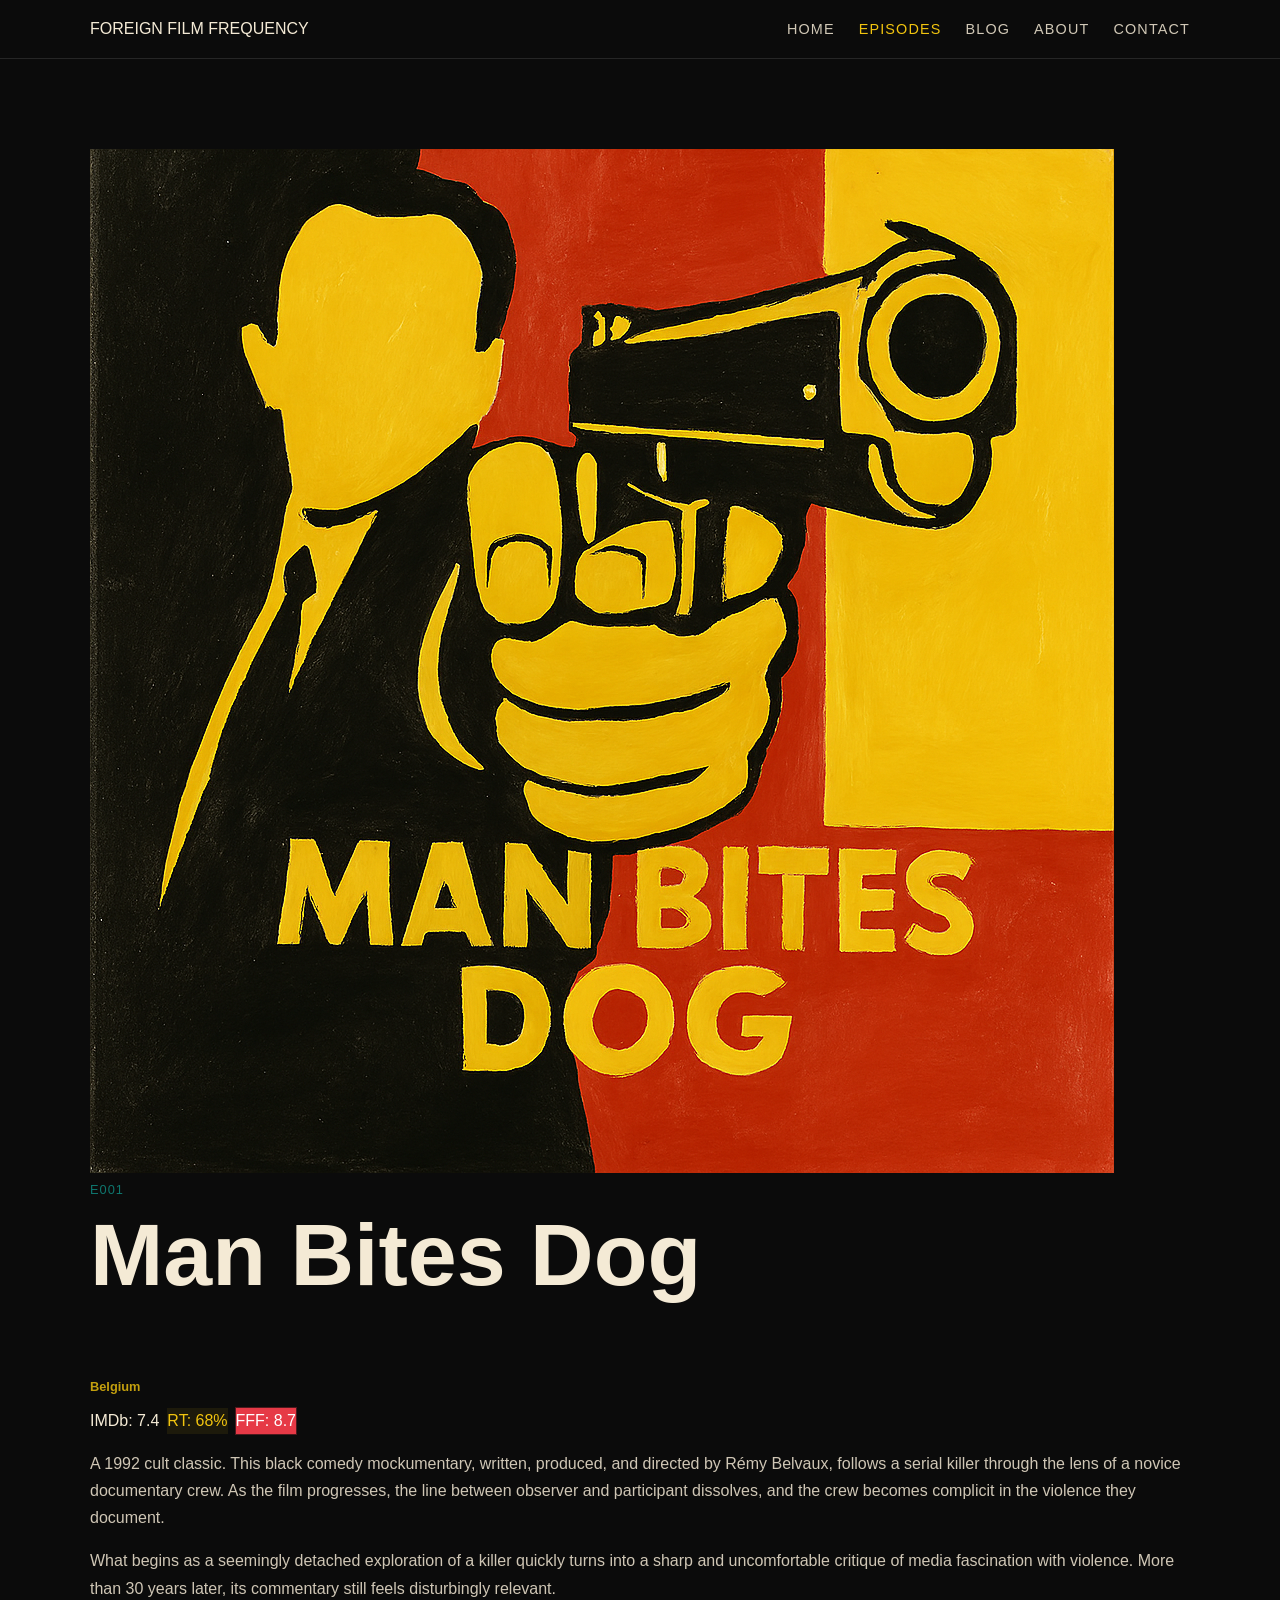
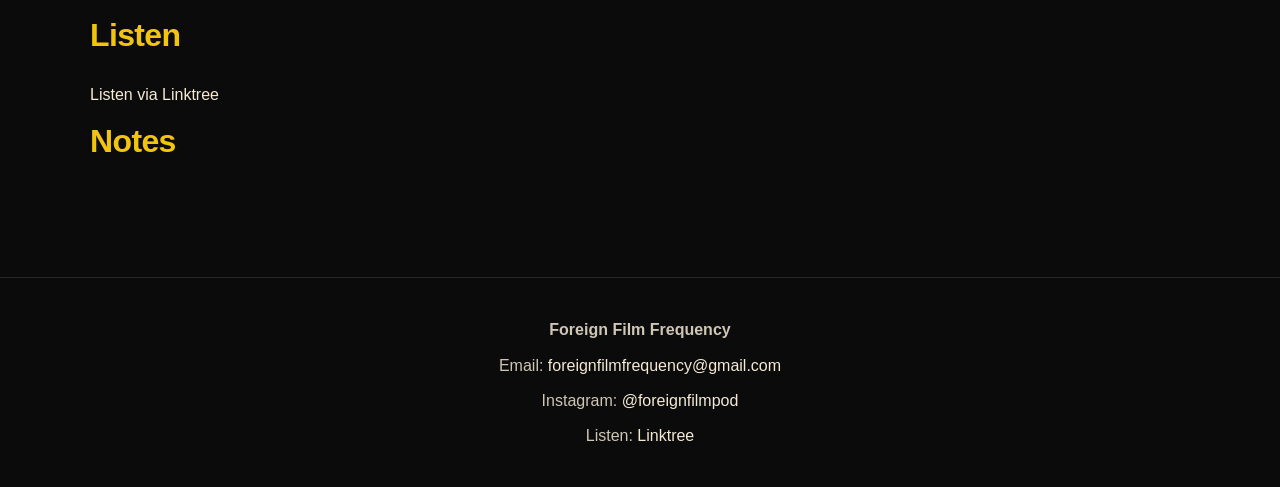
<file: episodes/man-bites-dog.html>
<!DOCTYPE html>
<html lang="en">
<head>
  <meta charset="UTF-8" />
  <meta name="viewport" content="width=device-width, initial-scale=1.0" />
  <title>Man Bites Dog | Foreign Film Frequency</title>
  <!-- Cloudflare Web Analytics -->
  <script defer src='https://static.cloudflareinsights.com/beacon.min.js' data-cf-beacon='{"token": "538e7b8bf44647968213b45a4c464b52"}'></script>
  <!-- End Cloudflare Web Analytics -->
  <link rel="stylesheet" href="../style.css" />
</head>
<body>

  <header>
    <div class="container nav">
      <div class="brand">FOREIGN FILM FREQUENCY</div>
      <nav>
        <ul>
          <li><a href="../index.html">Home</a></li>
          <li><a href="../episodes.html" class="active">Episodes</a></li>
          <li><a href="../blog.html">Blog</a></li>
          <li><a href="../about.html">About</a></li>
          <li><a href="../contact.html">Contact</a></li>
        </ul>
      </nav>
    </div>
  </header>

  <section class="section">
    <div class="container">

  <img src="../assets/man-bites-dog.jpg" alt="Man Bites Dog poster" class="poster-detail" />

      <span class="episode-code">E001</span>
      <h1>Man Bites Dog</h1>
      <p class="country">Belgium</p>
<div class="ratings">
  <span class="rating rating-imdb">IMDb: 7.4</span>
  <span class="rating rating-rt">RT: 68%</span>
  <span class="rating rating-fff">FFF: 8.7</span>
</div>

      <p>
        A 1992 cult classic. This black comedy mockumentary, written, produced,
        and directed by Rémy Belvaux, follows a serial killer through the lens of
        a novice documentary crew. As the film progresses, the line between observer
        and participant dissolves, and the crew becomes complicit in the violence
        they document.
      </p>

      <p>
        What begins as a seemingly detached exploration of a killer quickly turns
        into a sharp and uncomfortable critique of media fascination with violence.
        More than 30 years later, its commentary still feels disturbingly relevant.
      </p>

      <h2>Listen</h2>
      <p>
        <a href="https://linktr.ee/foreignfilmpod" target="_blank">Listen via Linktree</a>
      </p>

      <h2>Notes</h2>
      <p>
      </p>

    </div>
  </section>

  <footer>
    <div class="container">
      <p><strong>Foreign Film Frequency</strong></p>
      <p>Email: <a href="mailto:foreignfilmfrequency@gmail.com">foreignfilmfrequency@gmail.com</a></p>
      <p>Instagram: <a href="https://www.instagram.com/foreignfilmpod/" target="_blank">@foreignfilmpod</a></p>
      <p>Listen: <a href="https://linktr.ee/foreignfilmpod" target="_blank">Linktree</a></p>
    </div>
  </footer>

</body>
</html>
</file>
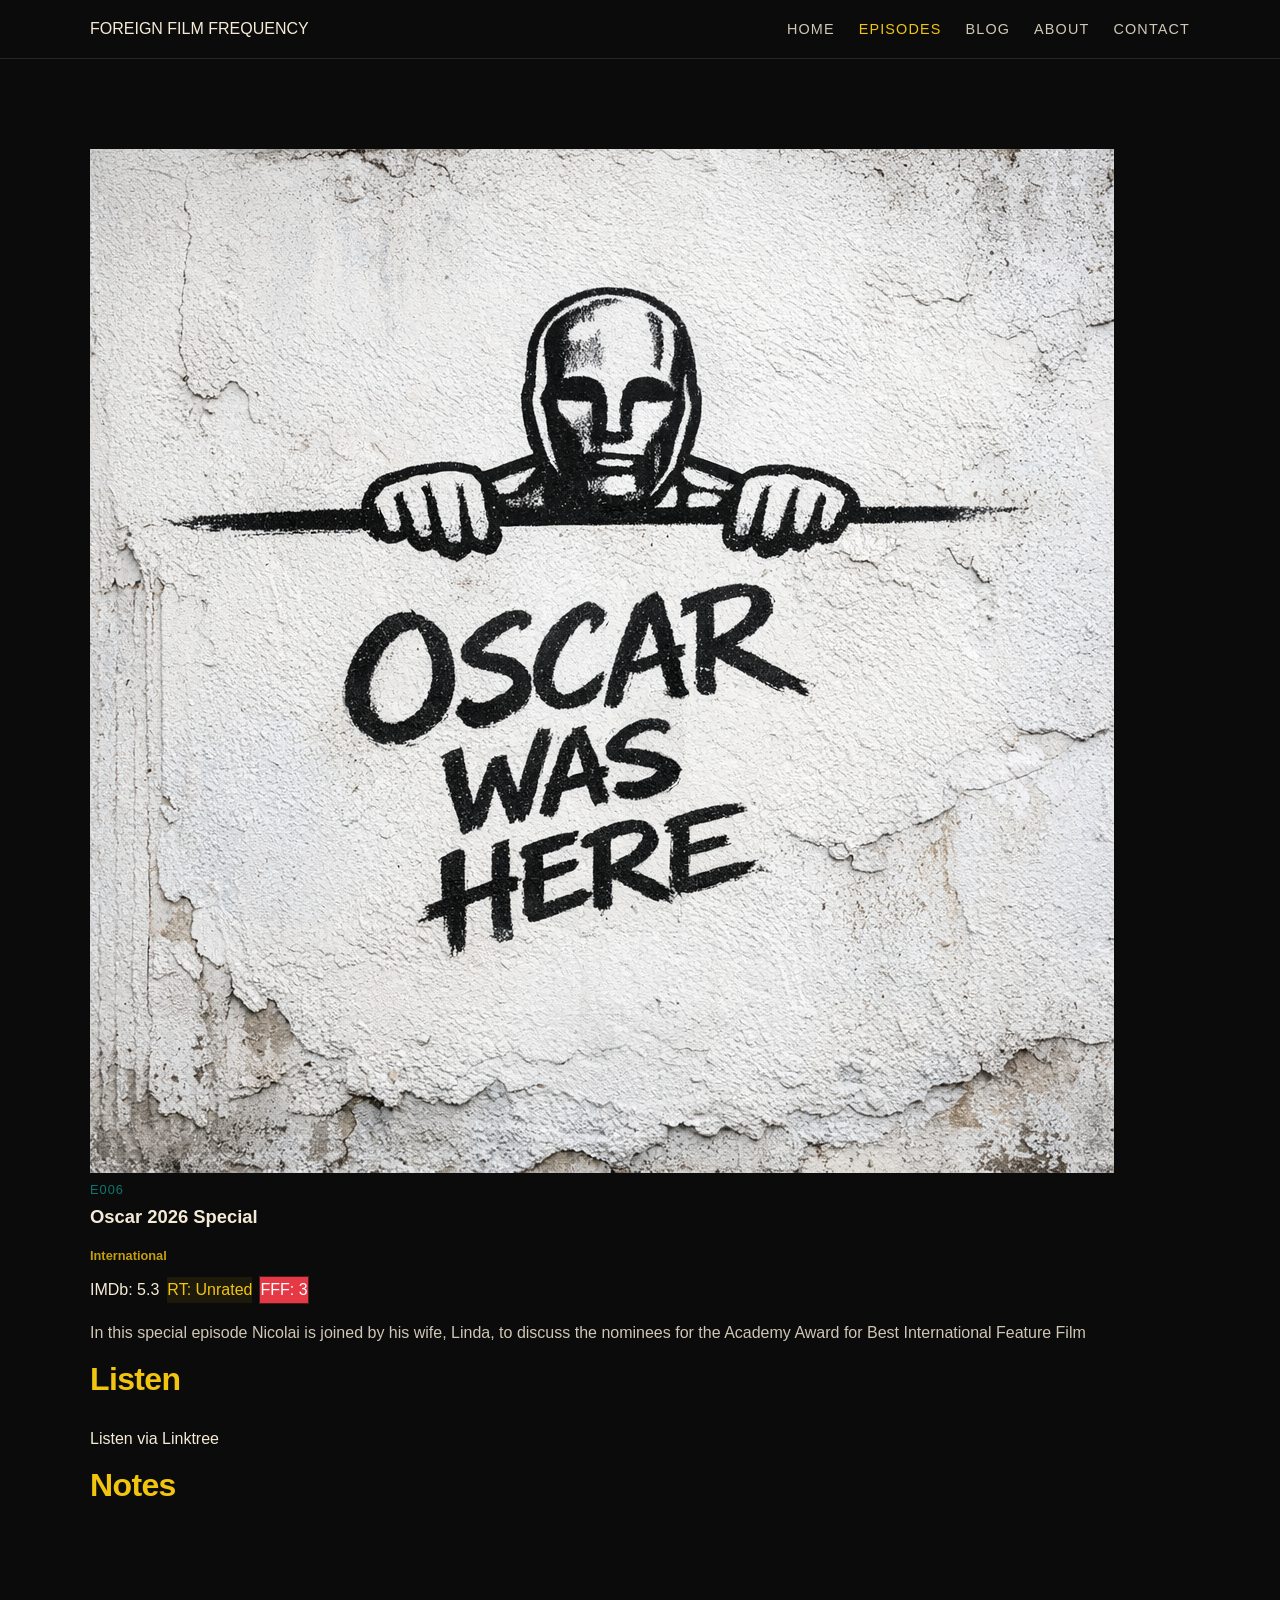
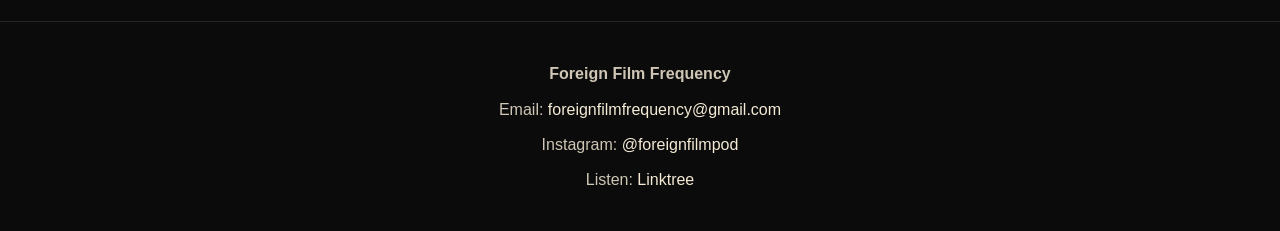
<file: episodes/oscar-2026.html>
<!DOCTYPE html>
<html lang="en">
<head>
  <meta charset="UTF-8" />
  <meta name="viewport" content="width=device-width, initial-scale=1.0" />
  <title>Kontroll | Foreign Film Frequency</title>
  <!-- Cloudflare Web Analytics -->
  <script defer src='https://static.cloudflareinsights.com/beacon.min.js' data-cf-beacon='{"token": "538e7b8bf44647968213b45a4c464b52"}'></script>
  <!-- End Cloudflare Web Analytics -->
  <link rel="stylesheet" href="../style.css" />
</head>
<body>

  <header>
    <div class="container nav">
      <div class="brand">FOREIGN FILM FREQUENCY</div>
      <nav>
        <ul>
          <li><a href="../index.html">Home</a></li>
          <li><a href="../episodes.html" class="active">Episodes</a></li>
          <li><a href="../blog.html">Blog</a></li>
          <li><a href="../about.html">About</a></li>
          <li><a href="../contact.html">Contact</a></li>
        </ul>
      </nav>
    </div>
  </header>

  <section class="section">
    <div class="container">
      <img src="../assets/oscar.png" alt="Oscar 2026 poster" class="poster-detail" />
      <span class="episode-code">E006</span>
      <h3>Oscar 2026 Special</h3>
      <p class="country">International</p>
    <div class="ratings">
      <span class="rating rating-imdb">IMDb: 5.3</span>
      <span class="rating rating-rt">RT: Unrated</span>
      <span class="rating rating-fff">FFF: 3</span>
    </div>
    <p>
    In this special episode Nicolai is joined by his wife, Linda, to discuss the nominees for the Academy Award for Best International Feature Film
    </p>
    
    <h2>Listen</h2>
    <p>
    <a href="https://linktr.ee/foreignfilmpod" target="_blank">Listen via Linktree</a>
    </p>

    <h2>Notes</h2>
    <p>
    </p>

  </div>
</section>

  <footer>
    <div class="container">
      <p><strong>Foreign Film Frequency</strong></p>
      <p>Email: <a href="mailto:foreignfilmfrequency@gmail.com">foreignfilmfrequency@gmail.com</a></p>
      <p>Instagram: <a href="https://www.instagram.com/foreignfilmpod/" target="_blank">@foreignfilmpod</a></p>
      <p>Listen: <a href="https://linktr.ee/foreignfilmpod" target="_blank">Linktree</a></p>
    </div>
  </footer>

</body>
</html>
</file>
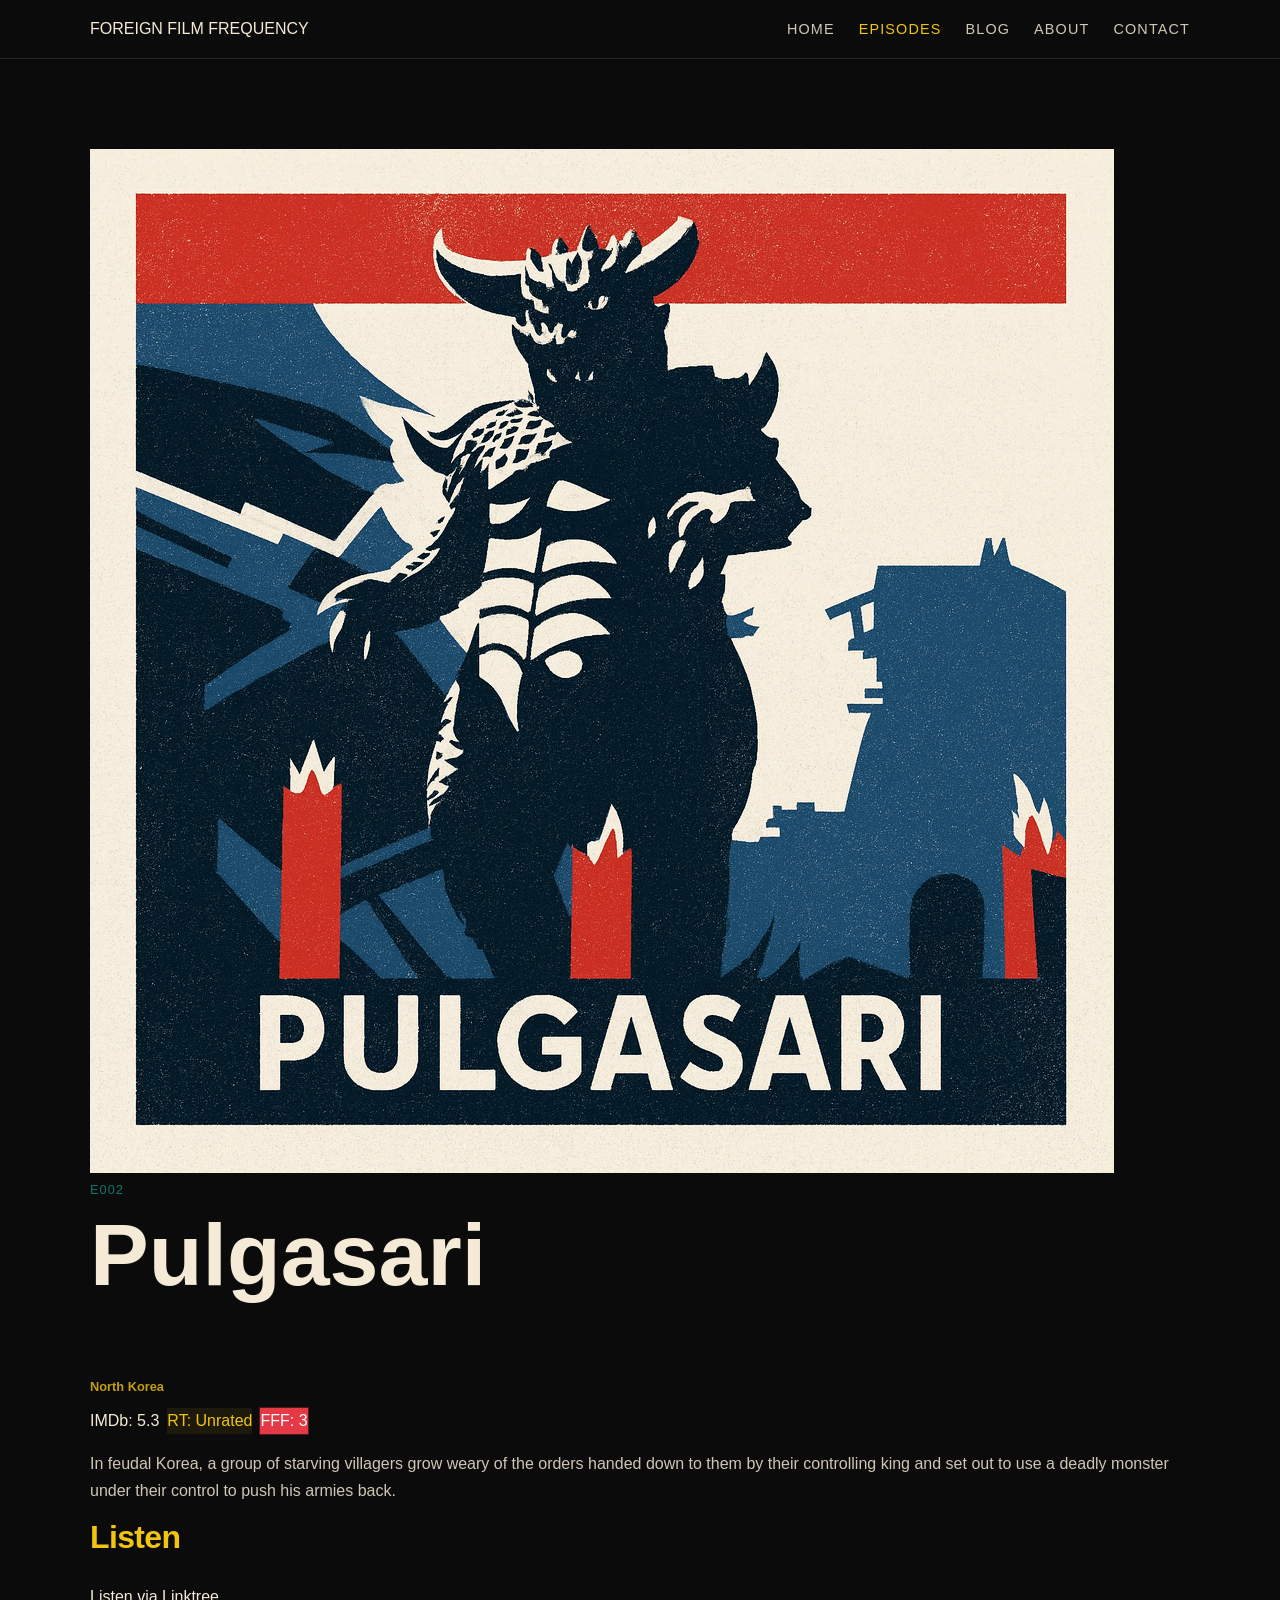
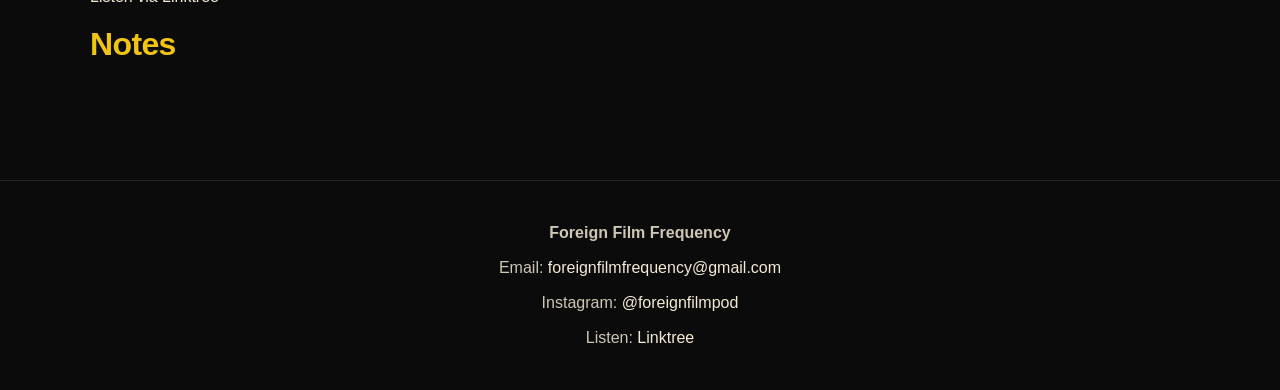
<file: episodes/pulgasari.html>
<!DOCTYPE html>
<html lang="en">
<head>
  <meta charset="UTF-8" />
  <meta name="viewport" content="width=device-width, initial-scale=1.0" />
  <title>Kontroll | Foreign Film Frequency</title>
  <!-- Cloudflare Web Analytics -->
  <script defer src='https://static.cloudflareinsights.com/beacon.min.js' data-cf-beacon='{"token": "538e7b8bf44647968213b45a4c464b52"}'></script>
  <!-- End Cloudflare Web Analytics -->
  <link rel="stylesheet" href="../style.css" />
</head>
<body>

  <header>
    <div class="container nav">
      <div class="brand">FOREIGN FILM FREQUENCY</div>
      <nav>
        <ul>
          <li><a href="../index.html">Home</a></li>
          <li><a href="../episodes.html" class="active">Episodes</a></li>
          <li><a href="../blog.html">Blog</a></li>
          <li><a href="../about.html">About</a></li>
          <li><a href="../contact.html">Contact</a></li>
        </ul>
      </nav>
    </div>
  </header>

  <section class="section">
    <div class="container">
<img src="../assets/pulgasari.png" alt="Pulgasari poster" class="poster-detail" />
<span class="episode-code">E002</span>
<h1>Pulgasari</h1>
<p class="country">North Korea</p>
<div class="ratings">
  <span class="rating rating-imdb">IMDb: 5.3</span>
  <span class="rating rating-rt">RT: Unrated</span>
  <span class="rating rating-fff">FFF: 3</span>
</div>
      <p>
   In feudal Korea, a group of starving villagers grow weary of the orders handed down to them by their controlling king and set out to use a deadly monster under their control to push his armies back.
      </p>

      <h2>Listen</h2>
      <p>
        <a href="https://linktr.ee/foreignfilmpod" target="_blank">Listen via Linktree</a>
      </p>

      <h2>Notes</h2>
      <p>
      </p>

    </div>
  </section>

  <footer>
    <div class="container">
      <p><strong>Foreign Film Frequency</strong></p>
      <p>Email: <a href="mailto:foreignfilmfrequency@gmail.com">foreignfilmfrequency@gmail.com</a></p>
      <p>Instagram: <a href="https://www.instagram.com/foreignfilmpod/" target="_blank">@foreignfilmpod</a></p>
      <p>Listen: <a href="https://linktr.ee/foreignfilmpod" target="_blank">Linktree</a></p>
    </div>
  </footer>

</body>
</html>
</file>
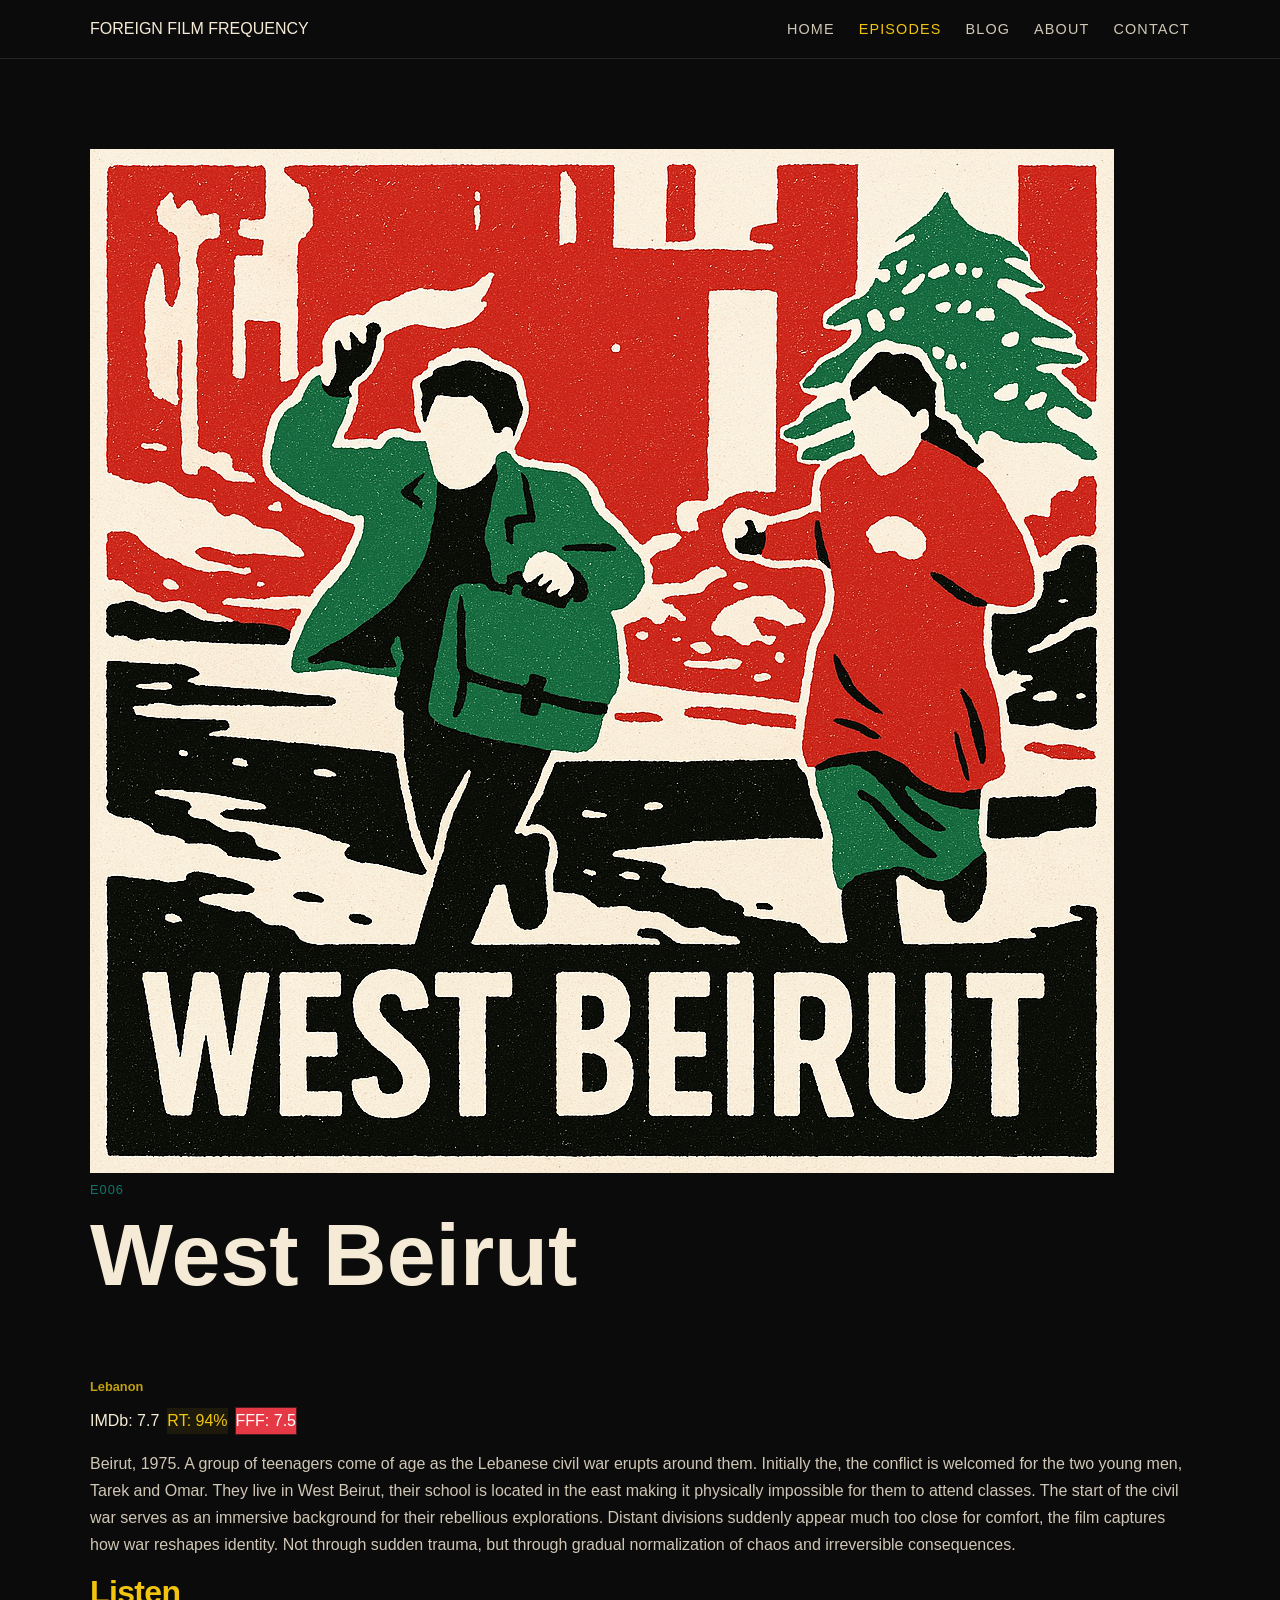
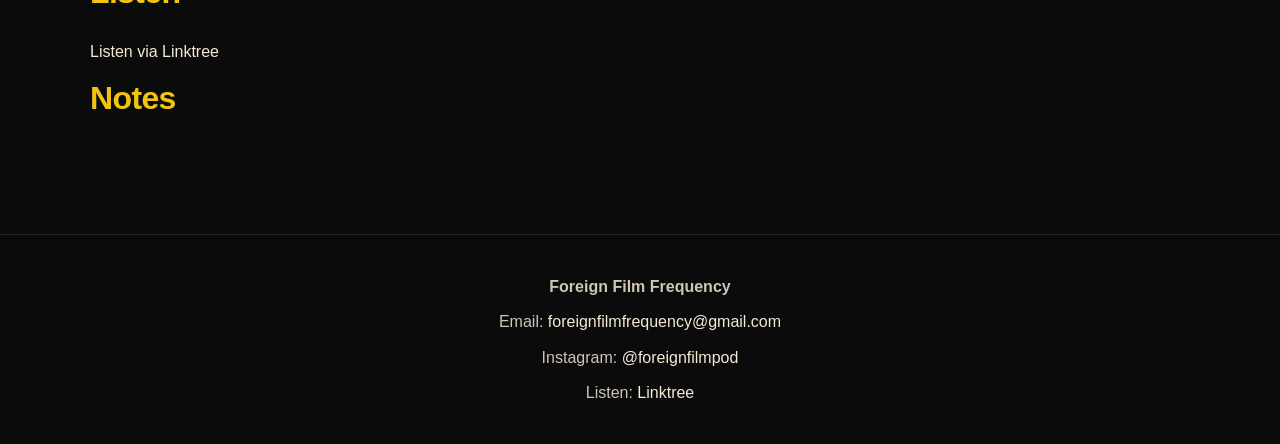
<file: episodes/west-beirut.html>
<!DOCTYPE html>
<html lang="en">
<head>
  <meta charset="UTF-8" />
  <meta name="viewport" content="width=device-width, initial-scale=1.0" />
  <title>Man Bites Dog | Foreign Film Frequency</title>
  <!-- Cloudflare Web Analytics -->
  <script defer src='https://static.cloudflareinsights.com/beacon.min.js' data-cf-beacon='{"token": "538e7b8bf44647968213b45a4c464b52"}'></script>
  <!-- End Cloudflare Web Analytics -->
  <link rel="stylesheet" href="../style.css" />
</head>
<body>

  <header>
    <div class="container nav">
      <div class="brand">FOREIGN FILM FREQUENCY</div>
      <nav>
        <ul>
          <li><a href="../index.html">Home</a></li>
          <li><a href="../episodes.html" class="active">Episodes</a></li>
          <li><a href="../blog.html">Blog</a></li>
          <li><a href="../about.html">About</a></li>
          <li><a href="../contact.html">Contact</a></li>
        </ul>
      </nav>
    </div>
  </header>

  <section class="section">
    <div class="container">

  <img src="../assets/west-beirut.png" alt="West Beirut poster" class="poster-detail" />

      <span class="episode-code">E006</span>
      <h1>West Beirut</h1>
      <p class="country">Lebanon</p>
<div class="ratings">
  <span class="rating rating-imdb">IMDb: 7.7</span>
  <span class="rating rating-rt">RT: 94%</span>
  <span class="rating rating-fff">FFF: 7.5</span>
</div>

      <p>
  Beirut, 1975. A group of teenagers come of age as the Lebanese civil war erupts around them. Initially the, the conflict is welcomed for the two young men, Tarek and Omar. They live in West Beirut, their school is located in the east
  making it physically impossible for them to attend classes. The start of the civil war serves as an immersive background for their rebellious explorations. Distant divisions suddenly appear much too close for comfort, the film captures how 
  war reshapes identity. Not through sudden trauma, but through gradual normalization of chaos and irreversible consequences.
      </p>

      <h2>Listen</h2>
      <p>
        <a href="https://linktr.ee/foreignfilmpod" target="_blank">Listen via Linktree</a>
      </p>

      <h2>Notes</h2>
      <p>
      </p>

    </div>
  </section>

  <footer>
    <div class="container">
      <p><strong>Foreign Film Frequency</strong></p>
      <p>Email: <a href="mailto:foreignfilmfrequency@gmail.com">foreignfilmfrequency@gmail.com</a></p>
      <p>Instagram: <a href="https://www.instagram.com/foreignfilmpod/" target="_blank">@foreignfilmpod</a></p>
      <p>Listen: <a href="https://linktr.ee/foreignfilmpod" target="_blank">Linktree</a></p>
    </div>
  </footer>

</body>
</html>
</file>
<file: style.css>
:root {
  --color-bg: #0b0b0b;
  --color-text: #f4ead5;

  --color-primary: #e63946;
  --color-secondary: #f1c40f;
  --color-accent: #0f766e;

  --color-surface: #141414;
  --color-border: #262626;
  --color-muted: #cfc6b5;
}

/* Base */

body {
  background-color: var(--color-bg);
  color: var(--color-text);
  font-family: Arial, sans-serif;
  line-height: 1.6;
  margin: 0;
}
h1,
h2,
h3 {
  font-weight: 700;
  line-height: 1.1;
  margin-top: 0;
}

h1 {
  font-size: clamp(3rem, 8vw, 5.5rem);
}

h2 {
  font-size: 2rem;
}

h3 {
  font-size: 1.15rem;
}

p {
  color: var(--color-muted);
  font-size: 1rem;
  line-height: 1.7;
}
a {
  color: var(--color-text);
  text-decoration: none;
}

a:hover {
  color: var(--color-secondary);
}

/* Layout */

.container {
  width: min(1100px, 90%);
  margin: 0 auto;
}

/* Header / Navigation */
header {
  background-color: var(--color-bg);
  border-bottom: 1px solid var(--color-border);
  position: sticky;
  top: 0;
  z-index: 1000;
}
.nav {
  display: flex;
  align-items: center;
  justify-content: space-between;
  padding: 16px 0;
}
.nav-logo {
  width: 56px;
  height: auto;
  display: block;
  flex-shrink: 0;
  border: 2px solid var(--color-secondary);
  border-radius: 8px;
}
nav ul {
  list-style: none;
  display: flex;
  gap: 24px;
  margin: 0;
  padding: 0;
  align-items: center;
}
nav a {
  font-size: 0.9rem;
  letter-spacing: 0.08em;
  text-transform: uppercase;
  color: var(--color-text);
  opacity: 0.85;
}
nav a:hover,
nav a.active {
  color: var(--color-secondary);
  opacity: 1;
}
.hero {
  padding: 72px 0 56px;
  text-align: center
  background: linear-gradient(to bottom, #111111, var(--color-bg));
}
.hero h1 {
  font-size: clamp(3rem, 7vw, 5.2rem);
  line-height: 1;
  letter-spacing: -0.03em;
  margin-bottom: 30px;
  color: var(--color-text);
  text-transform: uppercase;
}
.tagline {
  font-size: 1rem;
  color: var(--color-secondary);
  margin: 0 auto 30px;
  letter-spacing: 0.12em;
  text-transform: uppercase;
  text-align: center;
}
.button-group {
  display: flex;
  justify-content: center;
  gap: 12px;
  flex-wrap: wrap;
}
.button {
  display: inline-block;
  padding: 12px 18px;
  border-radius: 999px;
  font-size: 0.8rem;
  font-weight: 700;
  letter-spacing: 0.08em;
  text-transform: uppercase;
  transition: transform 0.2s ease, color 0.2s ease, border-color 0.2s ease, background-color 0.2s ease;
}

.button:hover {
  transform: translateY(-1px);
}

.button-primary {
  background-color: var(--color-primary);
  color: #ffffff;
  border: 1px solid var(--color-primary);
}

.button-primary:hover {
  background-color: transparent;
  color: var(--color-primary);
}

.button-secondary {
  background-color: transparent;
  color: var(--color-text);
  border: 1px solid var(--color-border);
}

.button-secondary:hover {
  color: var(--color-secondary);
  border-color: var(--color-secondary);
}
/* Sections */

.section {
  padding: 90px 0;
}

.section h2 {
  color: var(--color-secondary);
  letter-spacing: -0.02em;
  margin-bottom: 28px;
}
}

/* Text */

p {
  color: var(--color-muted);
}

/* Cards */

.feature-box,
.card,
.blog-card {
  display: flex;
  flex-direction: column;
  justify-content: flex-start;
  height: 100%;
}

.card,
.blog-card {
  transition: transform 0.2s ease, border-color 0.2s ease;
}
.card-link {
  display: block;
  height: 100%;
  color: inherit;
}
.blog-card .poster {
  height: 180px;
  object-fit: cover;
}
.blog-thumb {
  width: 180px;
  max-width: 100%;
  height: 180px;
  object-fit: cover;
  display: block;
  border-radius: 10px;
  margin: 0 0 15px 0;
}
.card-link:hover {
  color: inherit;
}

/* Hover tied to clickable area */
.card-link:hover .card,
.card-link:hover .blog-card {
  transform: translateY(-4px);
  border-color: rgba(241, 196, 15, 0.35);
}

.card,
.blog-card {
  overflow: hidden;
  position: relative;
}

.card p,
.blog-card p,
.feature-box p {
  line-height: 1.7;
}
/* Grids */

.episode-grid {
  display: grid;
  grid-template-columns: repeat(auto-fit, minmax(260px, 1fr));
  gap: 20px;
  align-items: start;
}

/* Images */

.card {
  overflow: hidden;
}

.poster {
  width: 100%;
  border-radius: 10px;
  margin-bottom: 15px;
  transition: transform 0.35s ease, opacity 0.35s ease;
}
}
.card:hover .poster {
  transform: scale(1.04);
  opacity: 0.92;
}
.episode-code {
  color: var(--color-accent);
  font-size: 0.75rem;
  letter-spacing: 0.12em;
  text-transform: uppercase;
  margin-bottom: 6px;
  display: block;
}
.card h3 {
  margin-bottom: 8px;
}
}
.card p {
  font-size: 0.9rem;
  color: var(--color-muted);
}
.country {
  font-size: 0.8rem;
  opacity: 0.8;
  margin-bottom: 12px;
}

/* Metadata */

.episode-code {
  color: var(--color-accent);
  font-size: 0.8rem;
  letter-spacing: 1px;
}

.country {
  color: var(--color-secondary);
  font-weight: bold;
  margin-bottom: 10px;
}

/* Footer */

footer {
  border-top: 1px solid var(--color-border);
  padding: 30px 0;
  background-color: var(--color-bg);
  text-align: center;
  color: var(--color-muted);
}

footer p {
  margin: 8px 0;
}

/* Responsive */

@media (max-width: 768px) {
  .nav {
    flex-direction: column;
    gap: 15px;
  }

  .hero h1 {
    font-size: 2.2rem;
  }

  nav ul {
    flex-wrap: wrap;
    justify-content: center;
  }
}
.ratings {
  display: flex;
  flex-wrap: wrap;
  gap: 8px;
  margin: 10px 0 14px;
}
}
.rating {
  display: inline-block;
  padding: 4px 8px;
  border-radius: 999px;
  font-size: 0.7rem;
  font-weight: 700;
  letter-spacing: 0.08em;
  text-transform: uppercase;
  border: 1px solid var(--color-border);
}
}

.rating-imdb {
  color: var(--color-text);
  background-color: rgba(244, 234, 213, 0.04);
}

.rating-rt {
  color: var(--color-secondary);
  background-color: rgba(241, 196, 15, 0.08);
  border-color: rgba(241, 196, 15, 0.22);
}

.rating-fff {
  color: #ffffff;
  background-color: var(--color-primary);
  border-color: var(--color-primary);
  box-shadow: 0 0 0 1px rgba(230, 57, 70, 0.3);
}

/* Articles */
.article-page {
  max-width: 760px;
}

.article-page h1 {
  margin-bottom: 18px;
}

.article-intro {
  font-size: 1.1rem;
  color: var(--color-secondary);
  margin-bottom: 24px;
}

.article-body p {
  margin-bottom: 18px;
}
</file>
